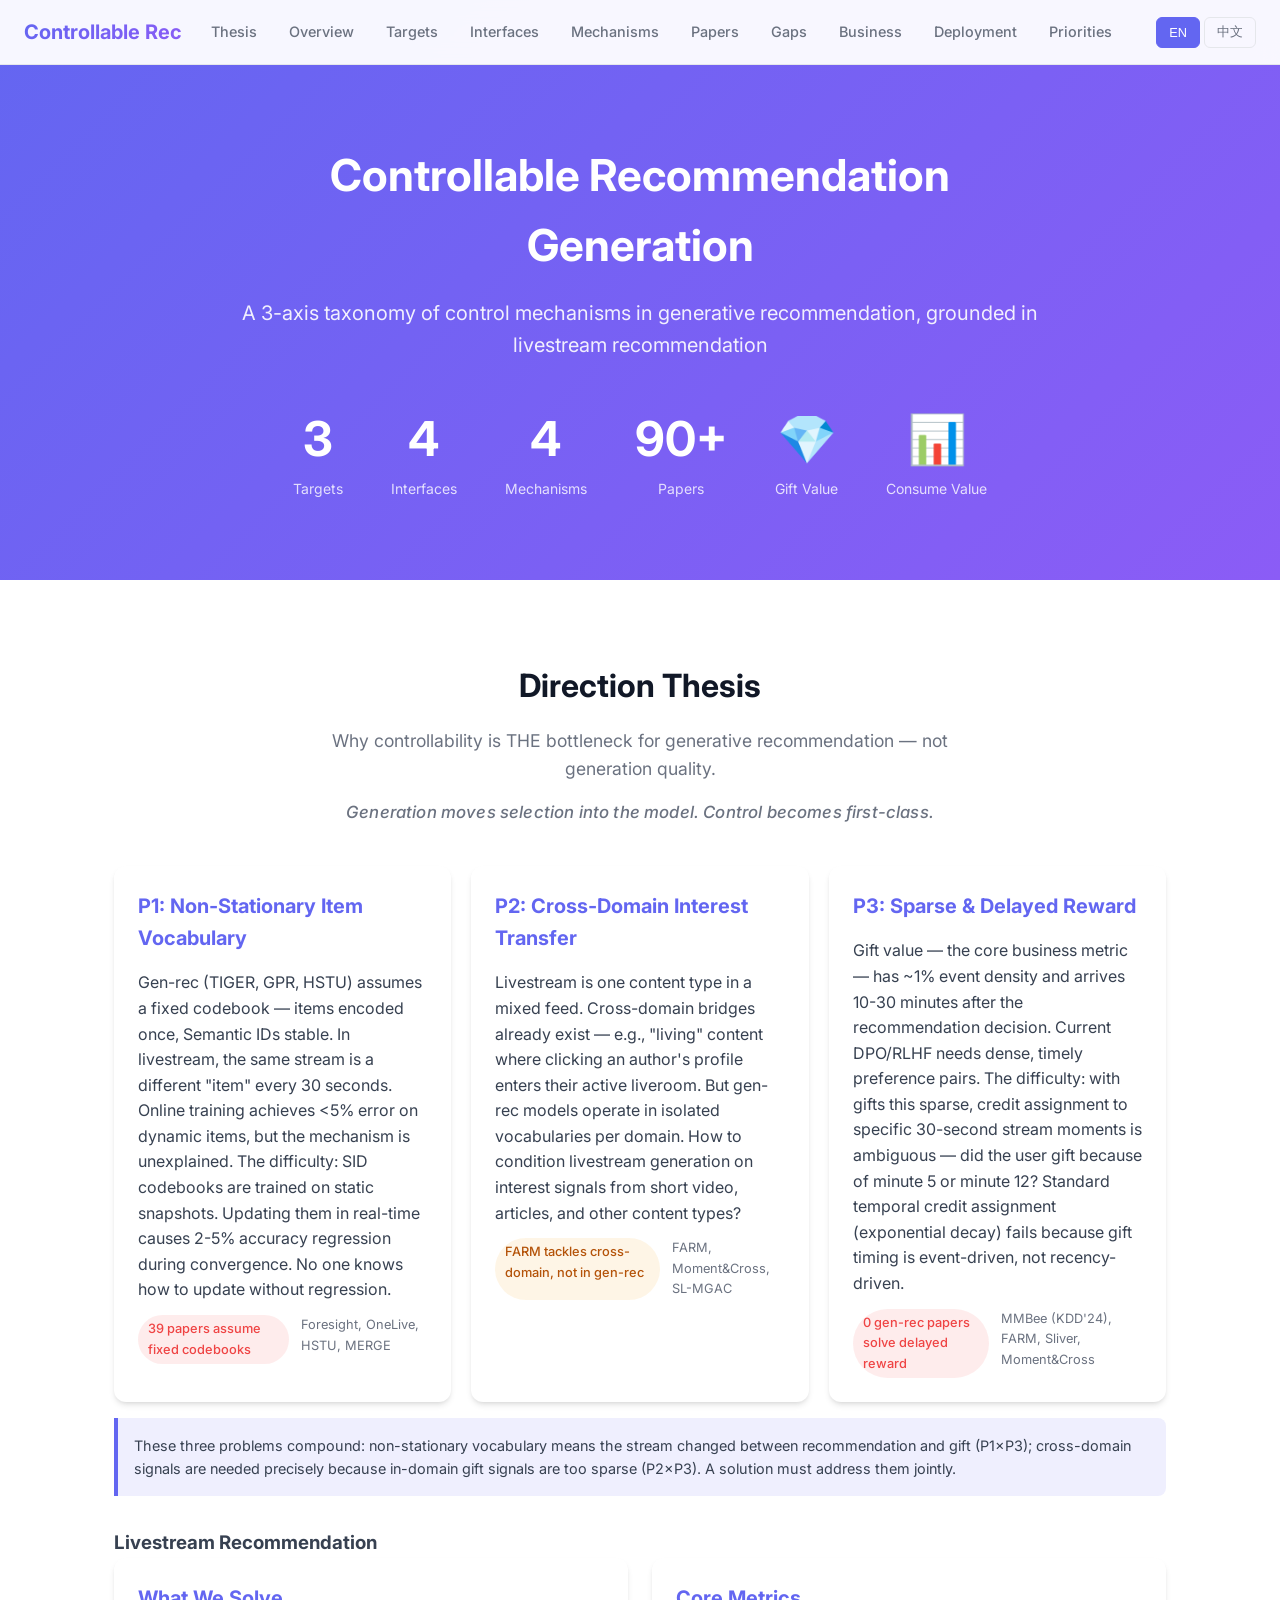
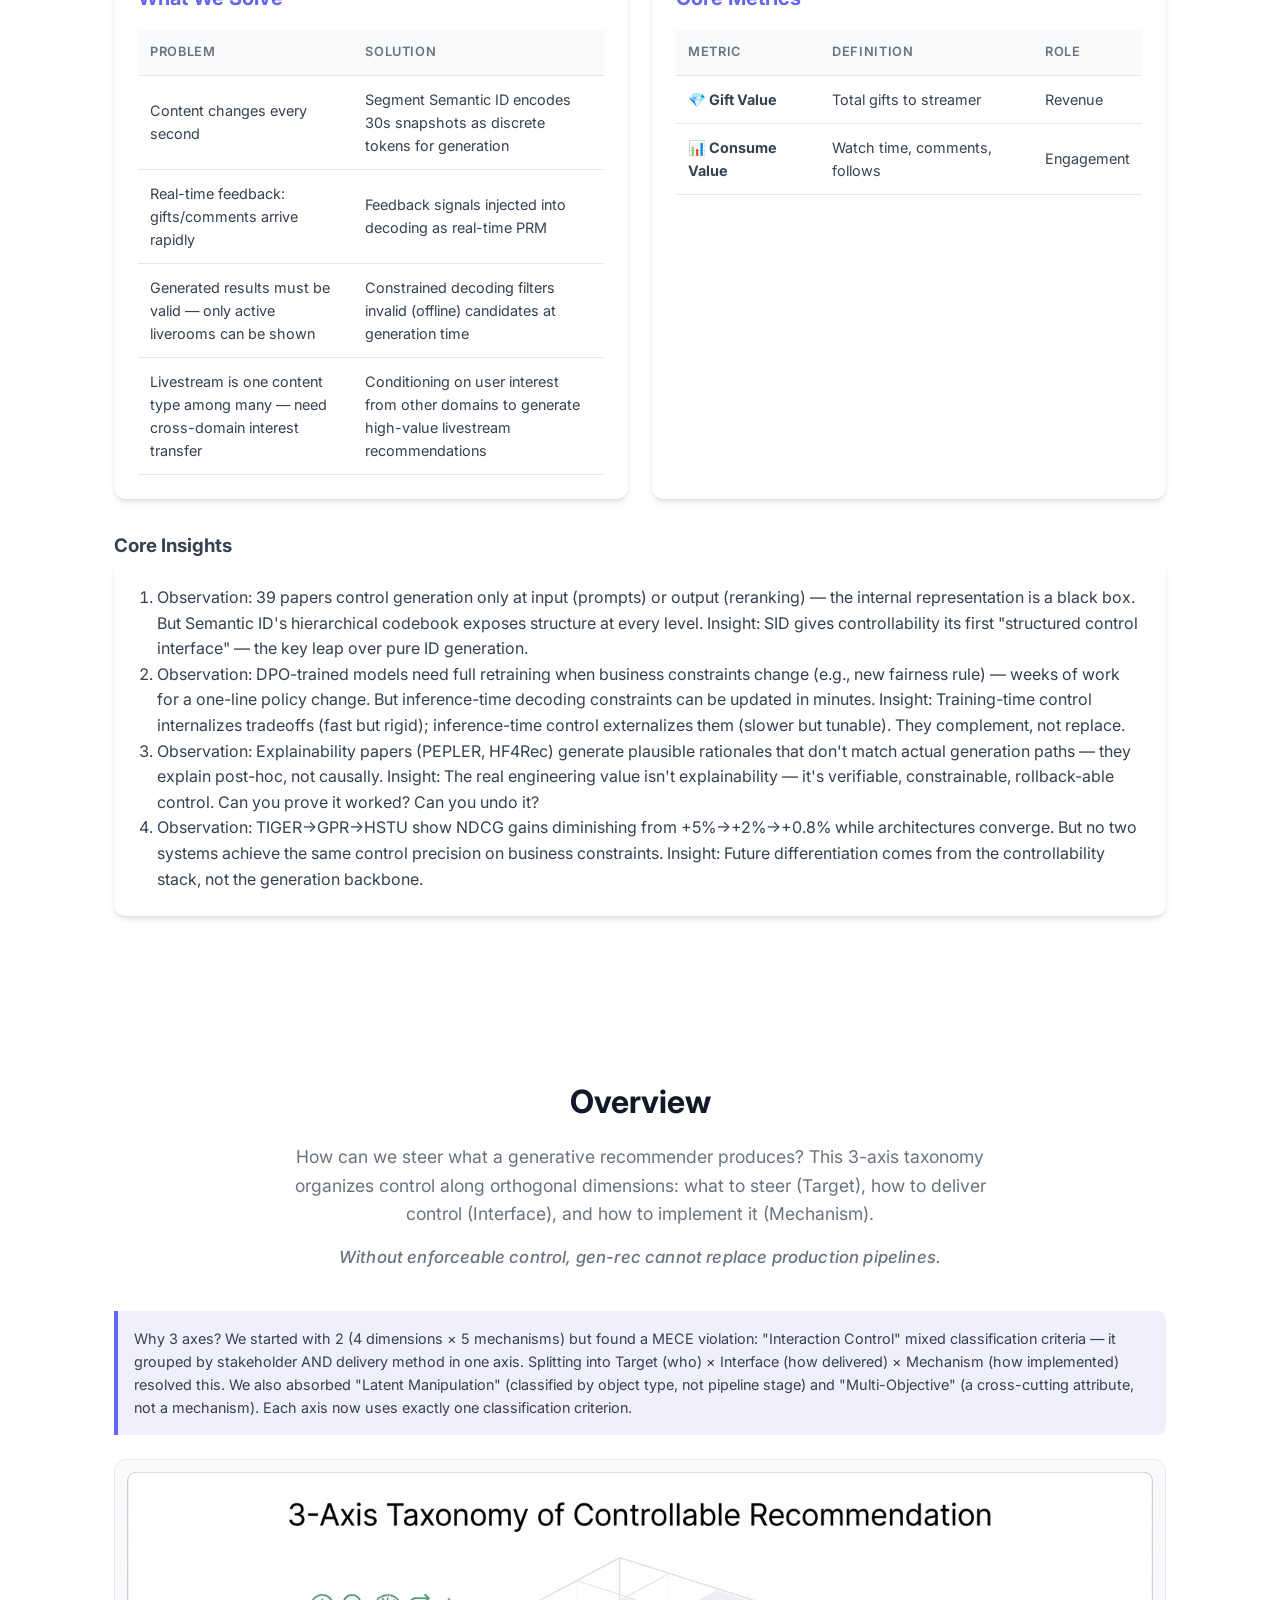
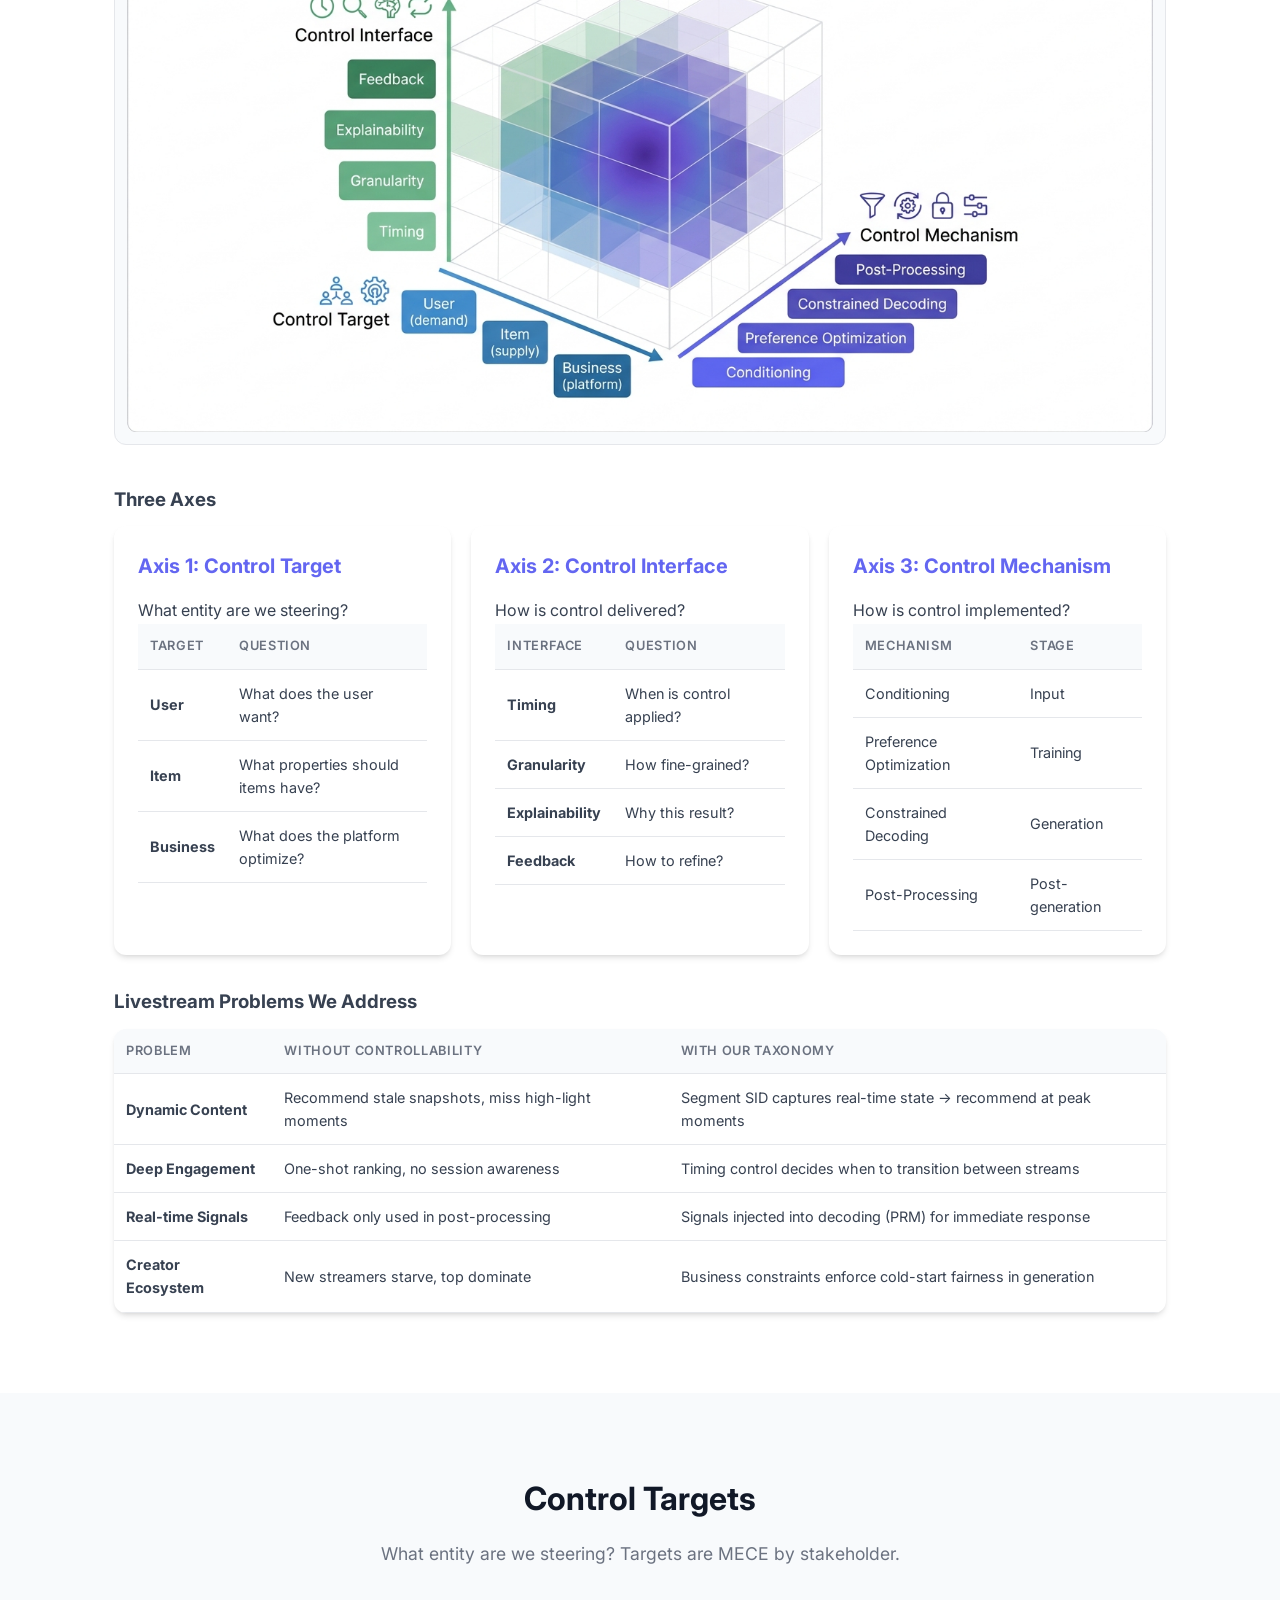
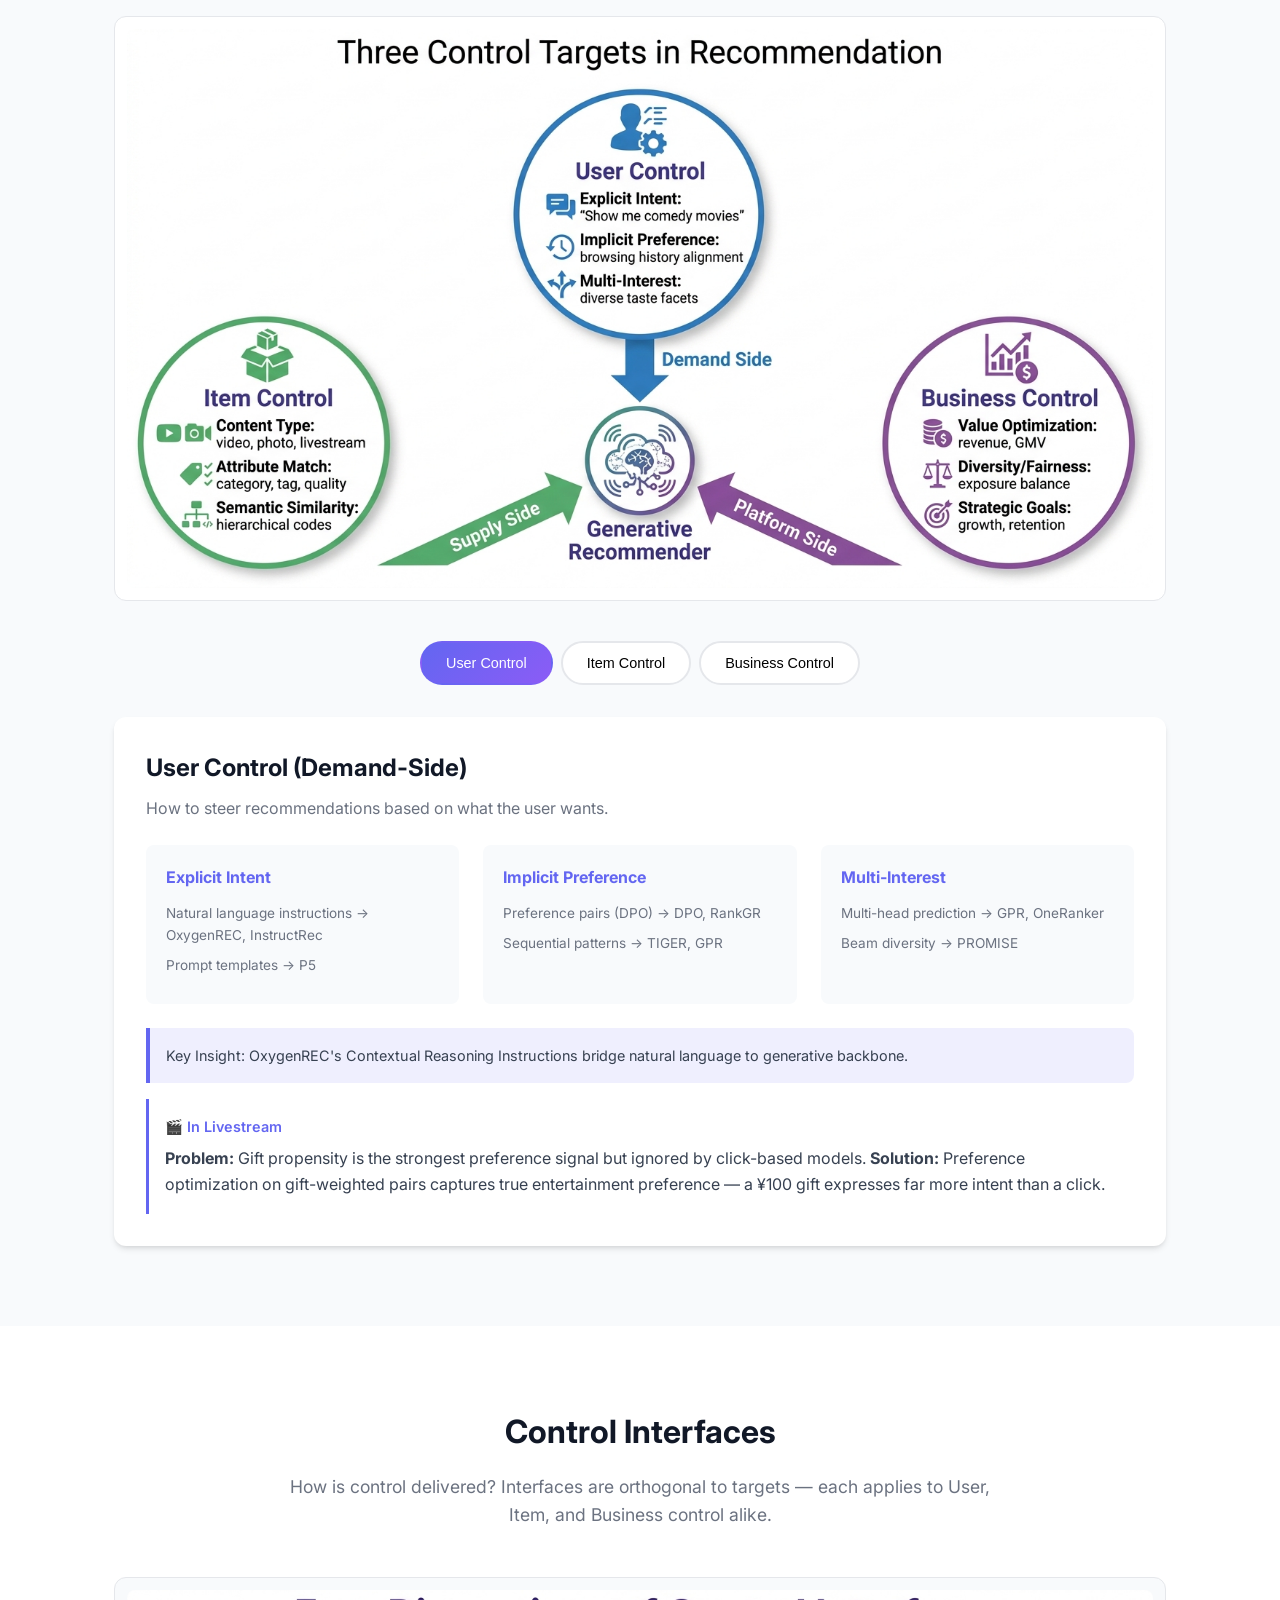
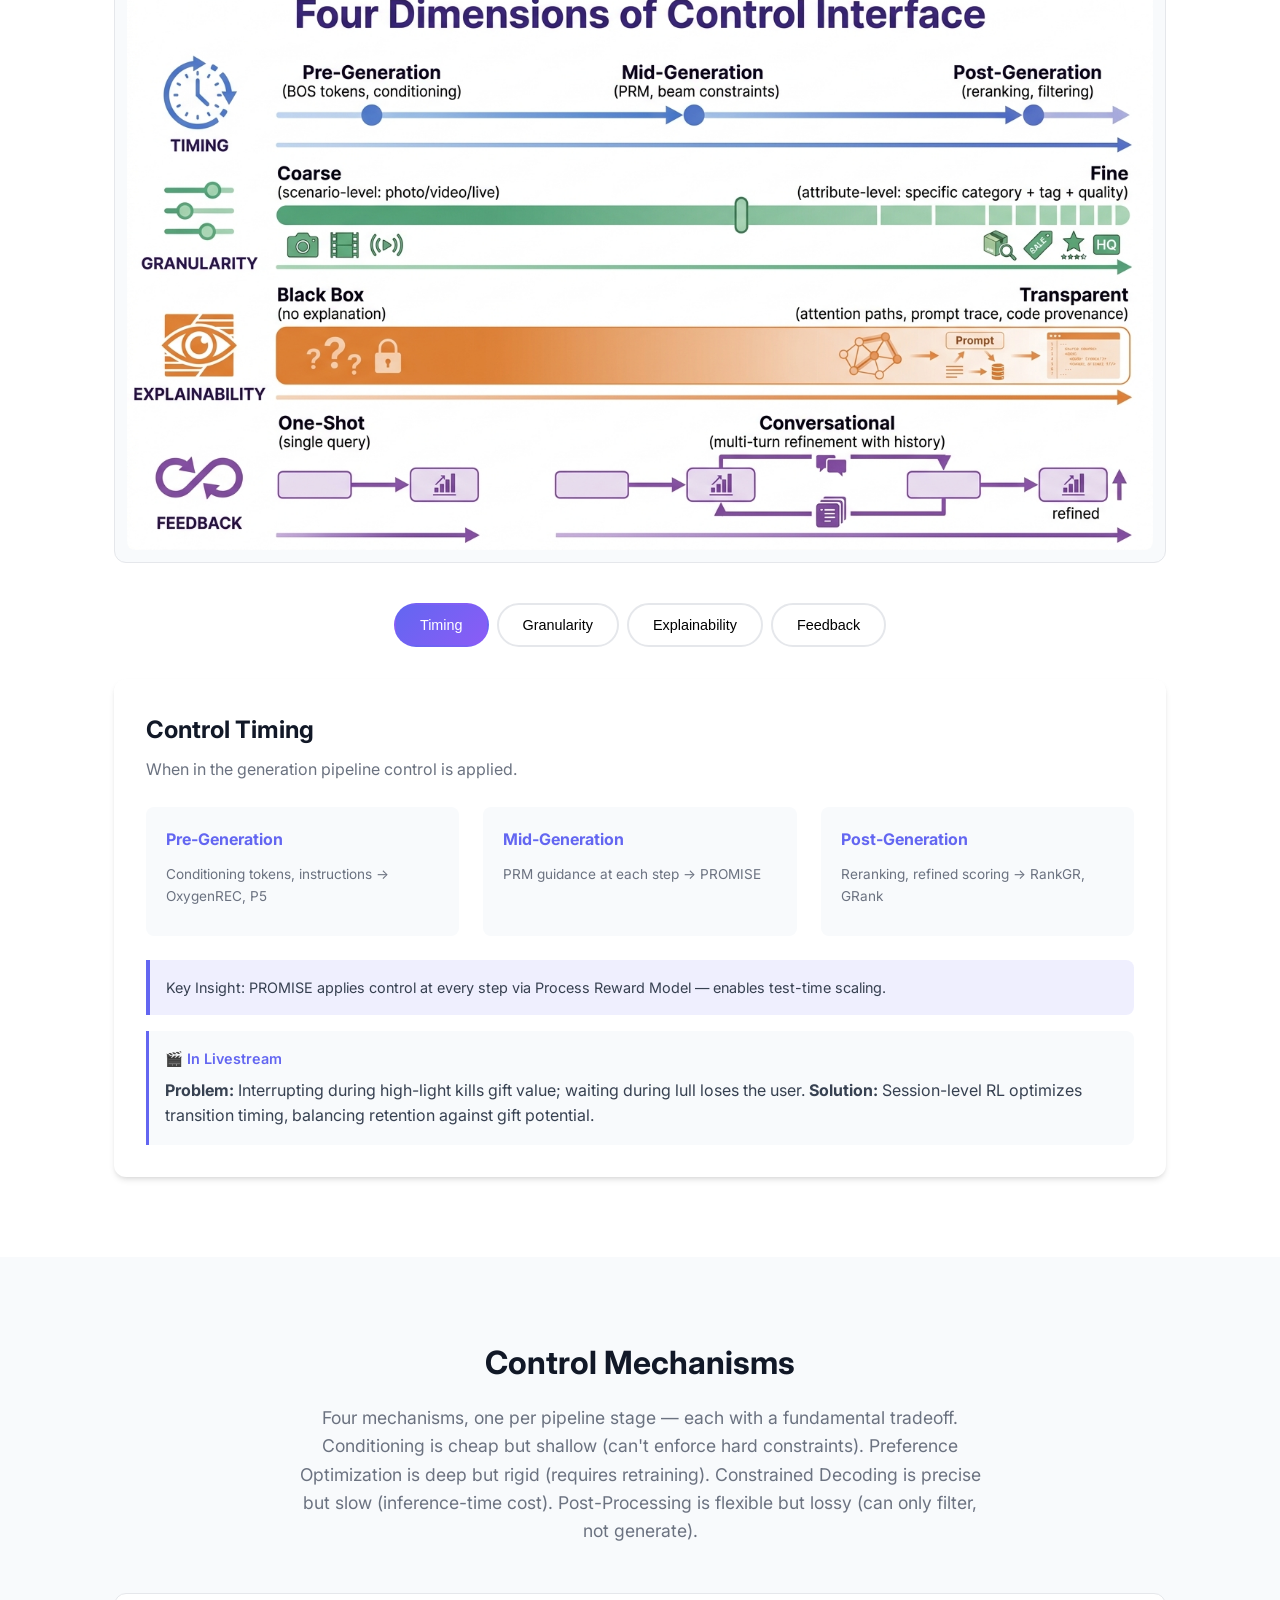
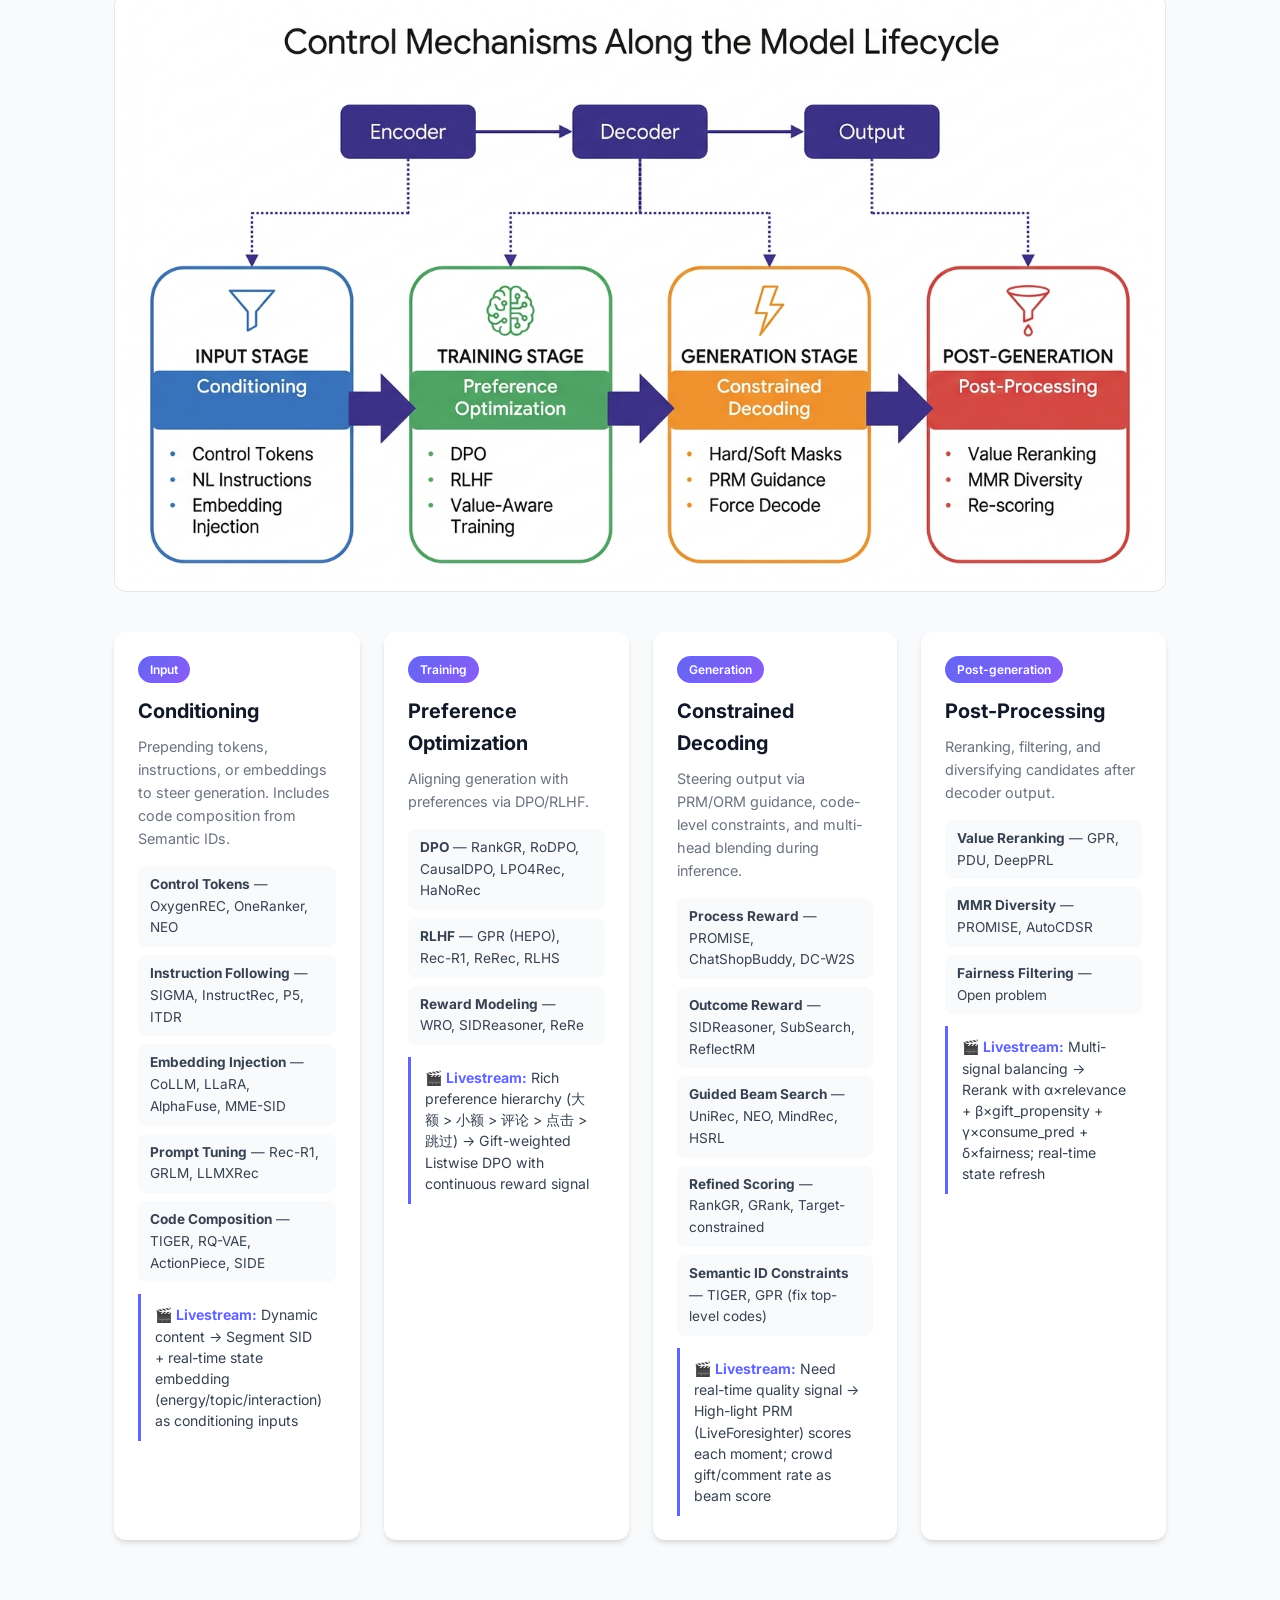
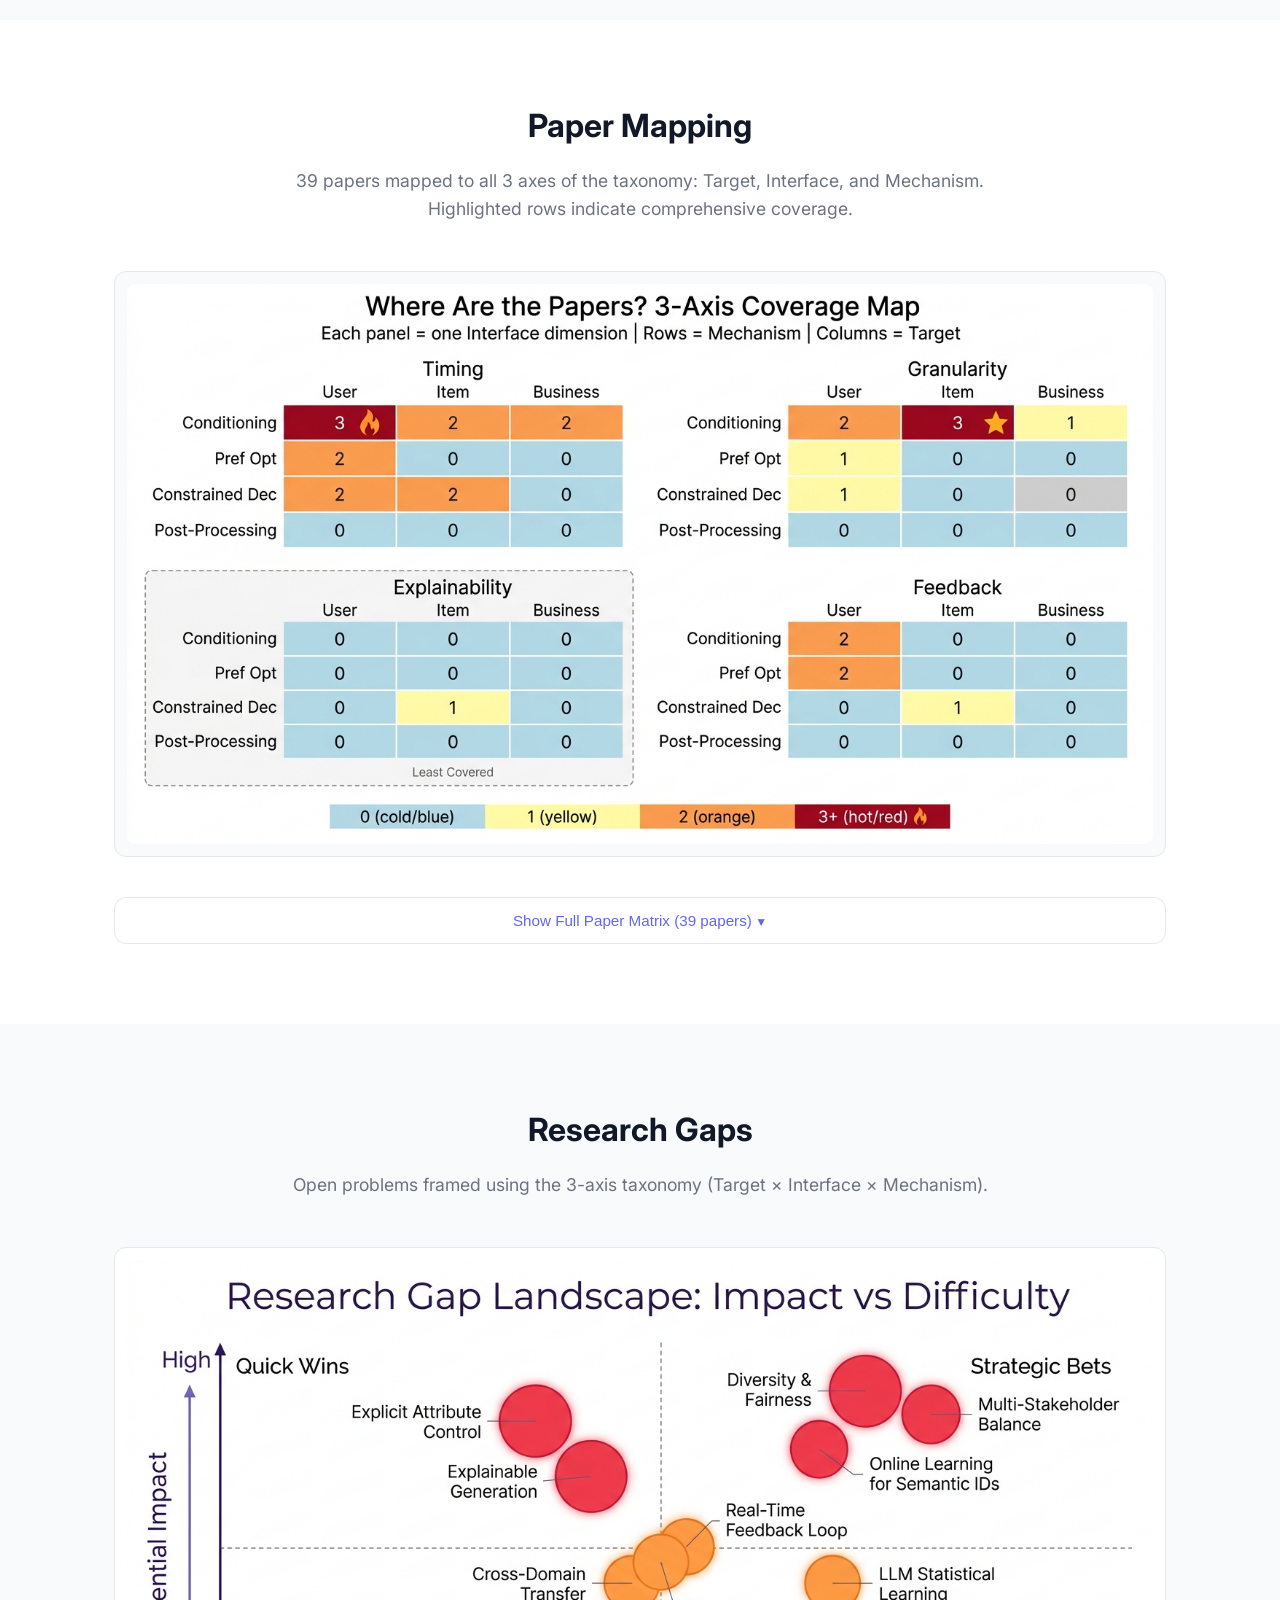
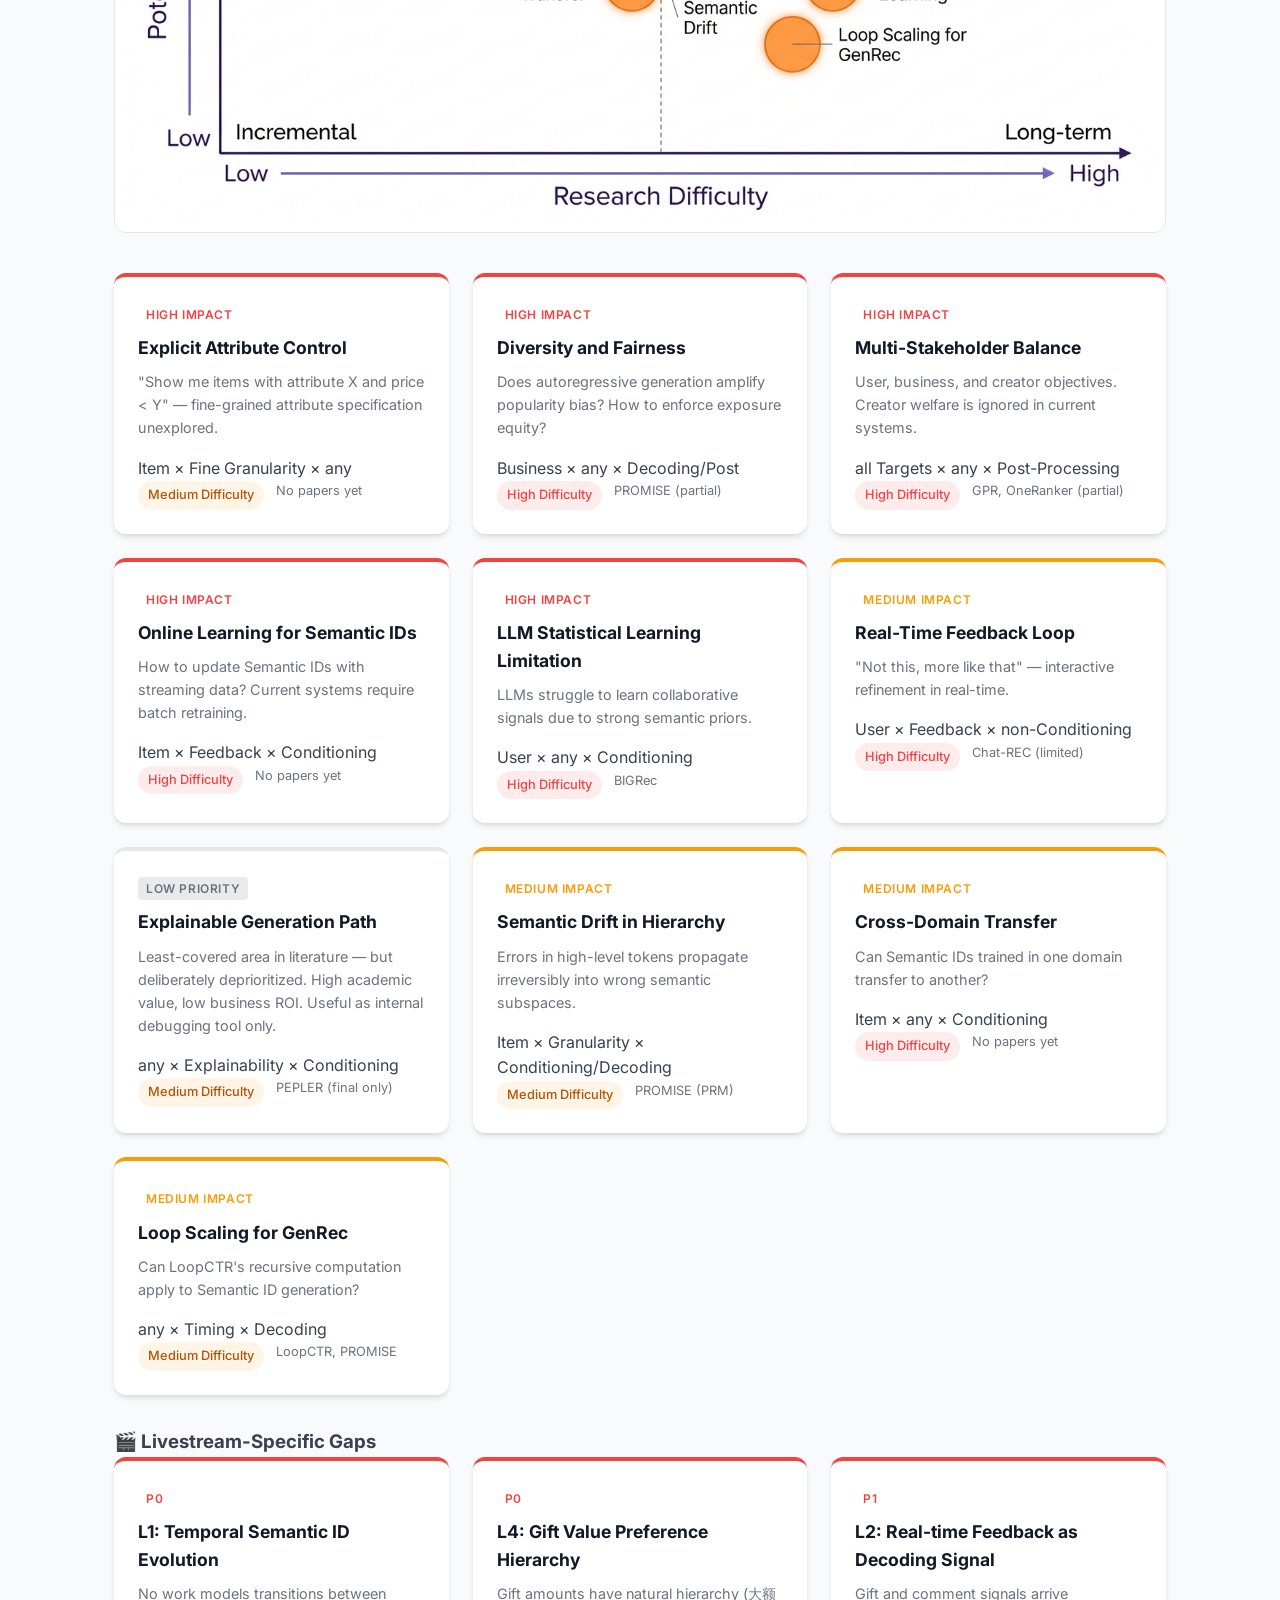
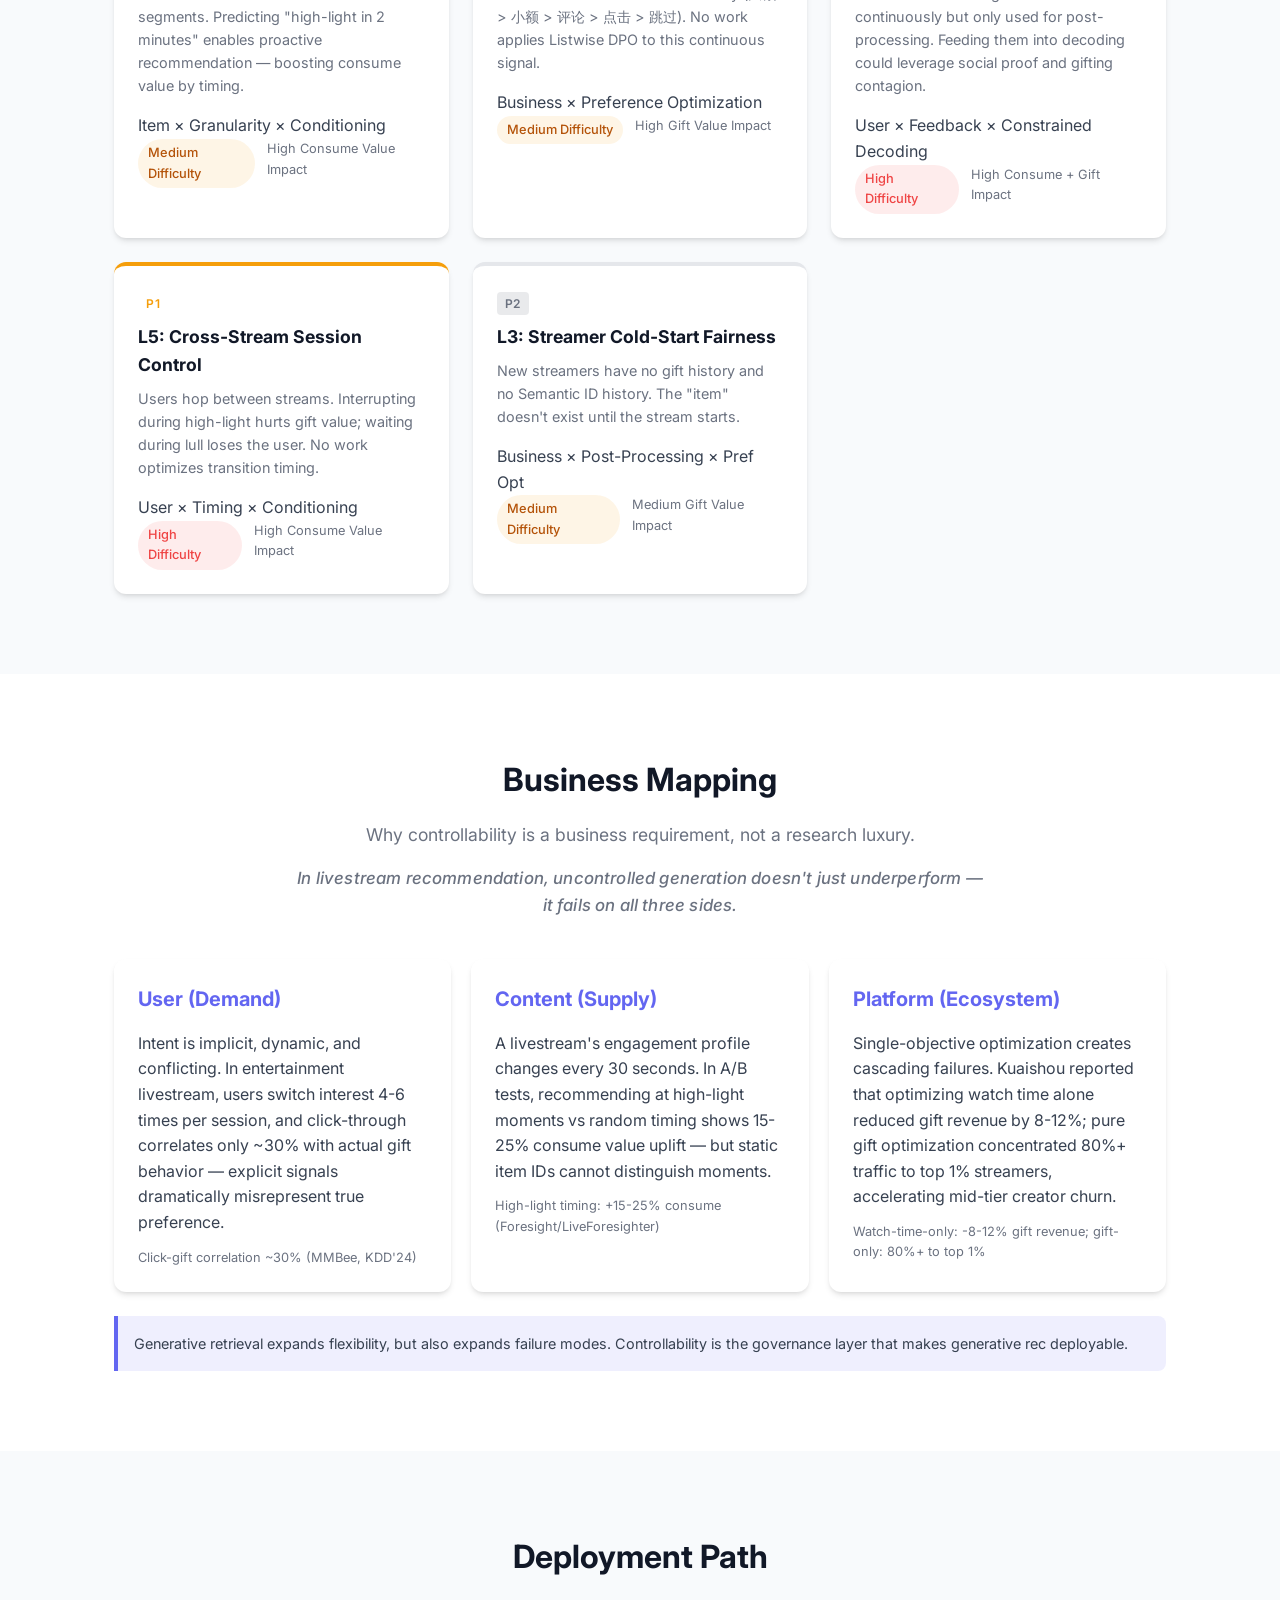
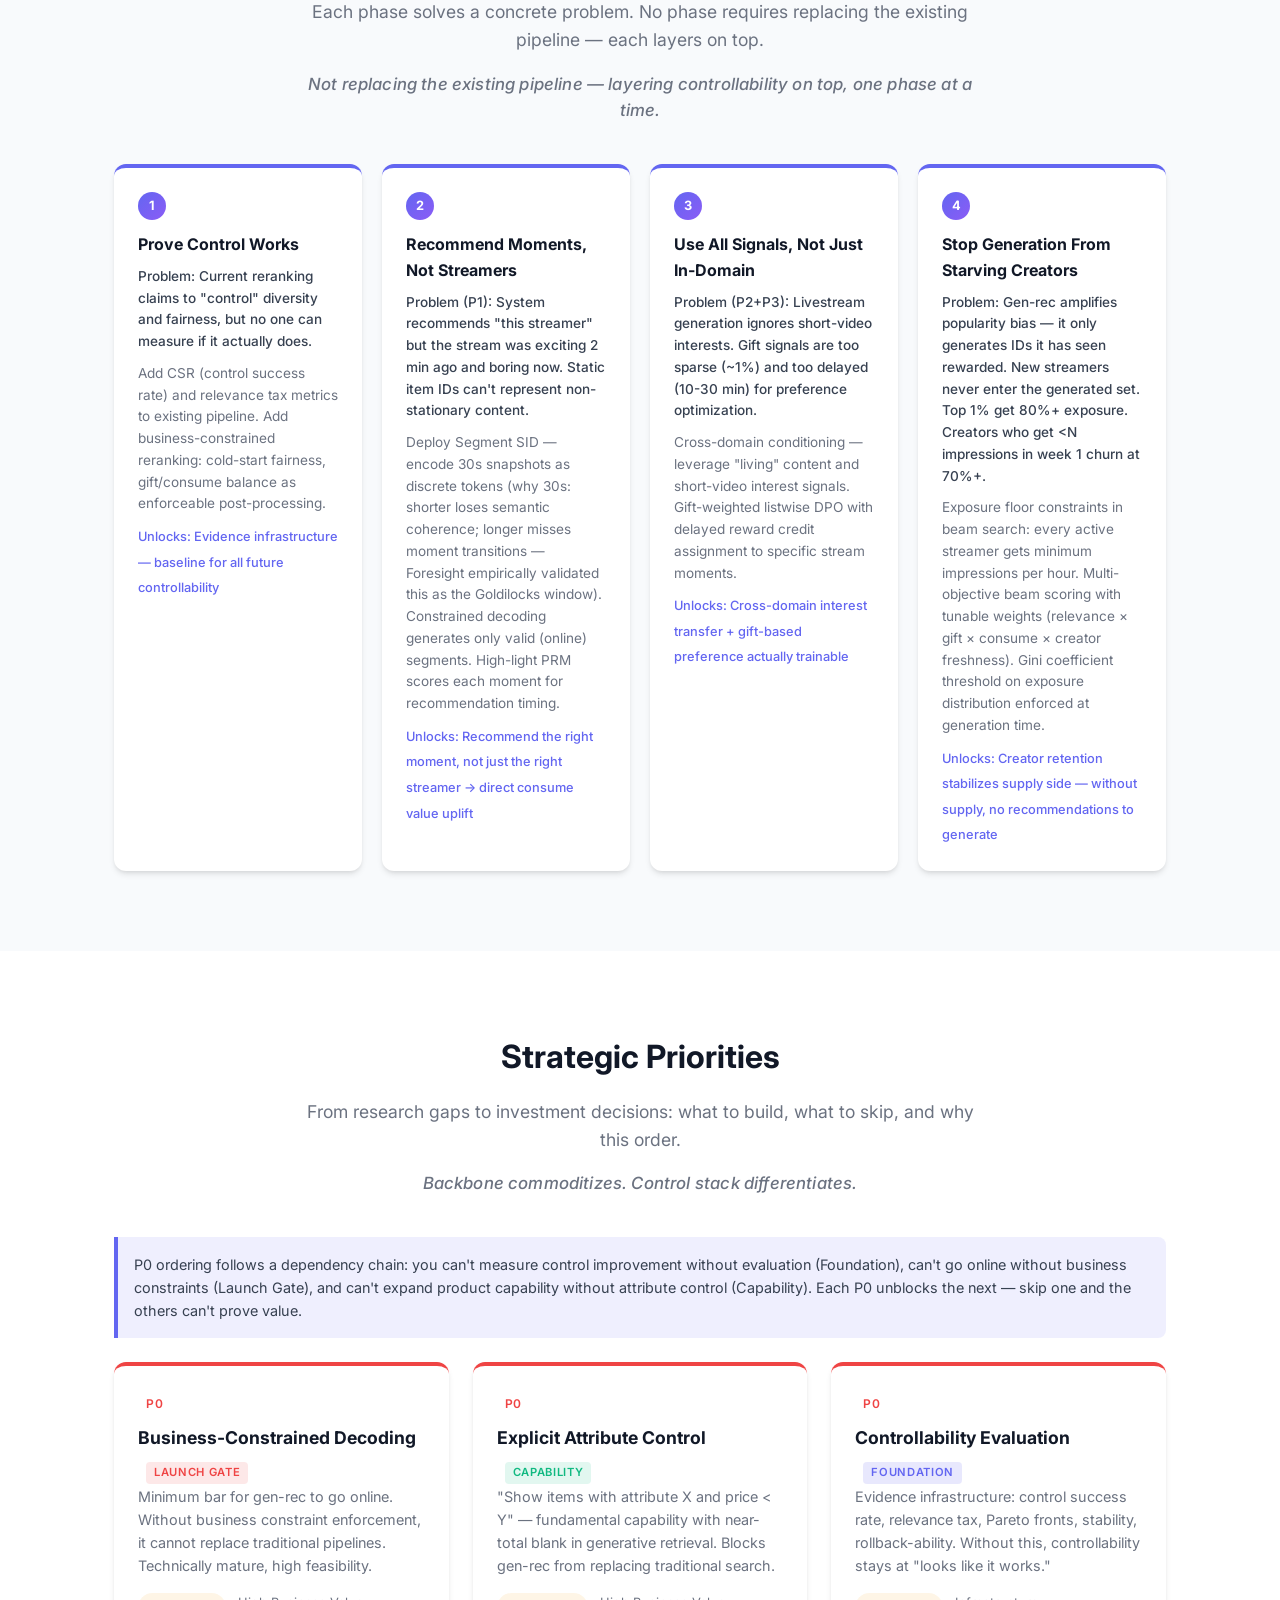
<file: index.html>
<!DOCTYPE html>
<html lang="en">
<head>
    <meta charset="UTF-8">
    <meta name="viewport" content="width=device-width, initial-scale=1.0">
    <title>Controllable Rec - Research Taxonomy</title>
    <link rel="stylesheet" href="styles.css?v=20260428e">
    <link rel="preconnect" href="https://fonts.googleapis.com">
    <link rel="preconnect" href="https://fonts.gstatic.com" crossorigin>
    <link href="https://fonts.googleapis.com/css2?family=Inter:wght@400;500;600;700&display=swap" rel="stylesheet">
</head>
<body>
    <!-- Header: Logo Left -->
    <header class="header header--left">
        <a href="/" class="header__logo">Controllable Rec</a>
        <nav class="header__nav">
            <a href="#thesis" data-i18n="nav.thesis">Thesis</a>
            <a href="#overview" data-i18n="nav.overview">Overview</a>
            <a href="#targets" data-i18n="nav.targets">Targets</a>
            <a href="#interfaces" data-i18n="nav.interfaces">Interfaces</a>
            <a href="#mechanisms" data-i18n="nav.mechanisms">Mechanisms</a>
            <a href="#papers" data-i18n="nav.papers">Papers</a>
            <a href="#gaps" data-i18n="nav.gaps">Gaps</a>
            <a href="#business" data-i18n="nav.business">Business</a>
            <a href="#deployment" data-i18n="nav.deployment">Deployment</a>
            <a href="#priorities" data-i18n="nav.priorities">Priorities</a>
        </nav>
        <div class="lang-switcher">
            <button class="lang-btn active" data-lang="en">EN</button>
            <button class="lang-btn" data-lang="zh">中文</button>
        </div>
        <button class="header__menu" aria-label="Menu">☰</button>
    </header>

    <!-- Hero: Modern gradient with stats -->
    <section class="hero">
        <div class="hero__content">
            <h1 data-i18n="hero.title">Controllable Recommendation Generation</h1>
            <p class="hero__tagline" data-i18n="hero.tagline">A 3-axis taxonomy of control mechanisms in generative recommendation, grounded in livestream recommendation</p>
            <div class="hero__stats">
                <div class="stat">
                    <span class="stat__number">3</span>
                    <span class="stat__label" data-i18n="hero.targets">Targets</span>
                </div>
                <div class="stat">
                    <span class="stat__number">4</span>
                    <span class="stat__label" data-i18n="hero.interfaces">Interfaces</span>
                </div>
                <div class="stat">
                    <span class="stat__number">4</span>
                    <span class="stat__label" data-i18n="hero.mechanisms">Mechanisms</span>
                </div>
                <div class="stat">
                    <span class="stat__number">90+</span>
                    <span class="stat__label" data-i18n="hero.papers">Papers</span>
                </div>
                <div class="stat">
                    <span class="stat__number">💎</span>
                    <span class="stat__label" data-i18n="hero.gift">Gift Value</span>
                </div>
                <div class="stat">
                    <span class="stat__number">📊</span>
                    <span class="stat__label" data-i18n="hero.consume">Consume Value</span>
                </div>
            </div>
        </div>
    </section>

    <main>
        <!-- Thesis Section -->
        <section id="thesis" class="section">
            <div class="container">
                <h2 class="section__title" data-i18n="thesis.title">Direction Thesis</h2>
                <p class="section__intro" data-i18n="thesis.intro">Why controllability is THE bottleneck for generative recommendation — not generation quality.</p>
                <div class="punchline" data-i18n="thesis.punchline">Generation moves selection into the model. Control becomes first-class.</div>

                <div class="overview-row overview-row--three">
                    <div class="card">
                        <h3 data-i18n="thesis.p1_title">P1: Non-Stationary Item Vocabulary</h3>
                        <p data-i18n="thesis.p1_desc">Gen-rec (TIGER, GPR, HSTU) assumes a fixed codebook — items encoded once, Semantic IDs stable. In livestream, the same stream is a different "item" every 30 seconds. Online training achieves &lt;5% error on dynamic items, but the mechanism is unexplained. The difficulty: SID codebooks are trained on static snapshots. Updating them in real-time causes 2-5% accuracy regression during convergence. No one knows how to update without regression.</p>
                        <div class="gap__meta" style="margin-top:12px">
                            <span class="difficulty difficulty--high" data-i18n="thesis.p1_evidence">39 papers assume fixed codebooks</span>
                            <span data-i18n="thesis.p1_refs">Foresight, OneLive, HSTU, MERGE</span>
                        </div>
                    </div>
                    <div class="card">
                        <h3 data-i18n="thesis.p2_title">P2: Cross-Domain Interest Transfer</h3>
                        <p data-i18n="thesis.p2_desc">Livestream is one content type in a mixed feed. Cross-domain bridges already exist — e.g., "living" content where clicking an author's profile enters their active liveroom. But gen-rec models operate in isolated vocabularies per domain. How to condition livestream generation on interest signals from short video, articles, and other content types?</p>
                        <div class="gap__meta" style="margin-top:12px">
                            <span class="difficulty difficulty--medium" data-i18n="thesis.p2_evidence">FARM tackles cross-domain, not in gen-rec</span>
                            <span data-i18n="thesis.p2_refs">FARM, Moment&Cross, SL-MGAC</span>
                        </div>
                    </div>
                    <div class="card">
                        <h3 data-i18n="thesis.p3_title">P3: Sparse &amp; Delayed Reward</h3>
                        <p data-i18n="thesis.p3_desc">Gift value — the core business metric — has ~1% event density and arrives 10-30 minutes after the recommendation decision. Current DPO/RLHF needs dense, timely preference pairs. The difficulty: with gifts this sparse, credit assignment to specific 30-second stream moments is ambiguous — did the user gift because of minute 5 or minute 12? Standard temporal credit assignment (exponential decay) fails because gift timing is event-driven, not recency-driven.</p>
                        <div class="gap__meta" style="margin-top:12px">
                            <span class="difficulty difficulty--high" data-i18n="thesis.p3_evidence">0 gen-rec papers solve delayed reward</span>
                            <span data-i18n="thesis.p3_refs">MMBee (KDD'24), FARM, Sliver, Moment&Cross</span>
                        </div>
                    </div>
                </div>

                <div class="insight" data-i18n="thesis.problems_insight" style="margin-top:16px;margin-bottom:32px">These three problems compound: non-stationary vocabulary means the stream changed between recommendation and gift (P1×P3); cross-domain signals are needed precisely because in-domain gift signals are too sparse (P2×P3). A solution must address them jointly.</div>

                <h3 data-i18n="thesis.scene_title">Livestream Recommendation</h3>
                <div class="cards-grid cards-grid--two">
                    <div class="card">
                        <h3 data-i18n="thesis.solve">What We Solve</h3>
                        <table class="table">
                            <thead><tr><th data-i18n="thesis.problem">Problem</th><th data-i18n="thesis.solution">Solution</th></tr></thead>
                            <tbody>
                                <tr><td data-i18n="thesis.s_p1">Content changes every second</td><td data-i18n="thesis.s_s1">Segment Semantic ID encodes 30s snapshots as discrete tokens for generation</td></tr>
                                <tr><td data-i18n="thesis.s_p2">Real-time feedback: gifts/comments arrive rapidly</td><td data-i18n="thesis.s_s2">Feedback signals injected into decoding as real-time PRM</td></tr>
                                <tr><td data-i18n="thesis.s_p3">Generated results must be valid — only active liverooms can be shown</td><td data-i18n="thesis.s_s3">Constrained decoding filters invalid (offline) candidates at generation time</td></tr>
                                <tr><td data-i18n="thesis.s_p4">Livestream is one content type among many — need cross-domain interest transfer</td><td data-i18n="thesis.s_s4">Conditioning on user interest from other domains to generate high-value livestream recommendations</td></tr>
                            </tbody>
                        </table>
                    </div>
                    <div class="card">
                        <h3 data-i18n="thesis.metrics">Core Metrics</h3>
                        <table class="table">
                            <thead><tr><th data-i18n="thesis.metric">Metric</th><th data-i18n="thesis.def">Definition</th><th data-i18n="thesis.role">Role</th></tr></thead>
                            <tbody>
                                <tr><td><strong data-i18n="thesis.gift_val">💎 Gift Value</strong></td><td data-i18n="thesis.gift_def">Total gifts to streamer</td><td data-i18n="thesis.gift_role">Revenue</td></tr>
                                <tr><td><strong data-i18n="thesis.consume_val">📊 Consume Value</strong></td><td data-i18n="thesis.consume_def">Watch time, comments, follows</td><td data-i18n="thesis.consume_role">Engagement</td></tr>
                            </tbody>
                        </table>
                    </div>
                </div>

                <h3 style="margin-top:2rem" data-i18n="thesis.insights_title">Core Insights</h3>
                <div class="cards-grid cards-grid--one">
                    <div class="card">
                        <ol style="margin:0;padding-left:1.2em">
                            <li data-i18n="thesis.i1">Observation: 39 papers control generation only at input (prompts) or output (reranking) — the internal representation is a black box. But Semantic ID's hierarchical codebook exposes structure at every level. Insight: SID gives controllability its first "structured control interface" — the key leap over pure ID generation.</li>
                            <li data-i18n="thesis.i2">Observation: DPO-trained models need full retraining when business constraints change (e.g., new fairness rule) — weeks of work for a one-line policy change. But inference-time decoding constraints can be updated in minutes. Insight: Training-time control internalizes tradeoffs (fast but rigid); inference-time control externalizes them (slower but tunable). They complement, not replace.</li>
                            <li data-i18n="thesis.i3">Observation: Explainability papers (PEPLER, HF4Rec) generate plausible rationales that don't match actual generation paths — they explain post-hoc, not causally. Insight: The real engineering value isn't explainability — it's verifiable, constrainable, rollback-able control. Can you prove it worked? Can you undo it?</li>
                            <li data-i18n="thesis.i4">Observation: TIGER→GPR→HSTU show NDCG gains diminishing from +5%→+2%→+0.8% while architectures converge. But no two systems achieve the same control precision on business constraints. Insight: Future differentiation comes from the controllability stack, not the generation backbone.</li>
                        </ol>
                    </div>
                </div>
            </div>
        </section>

        <!-- Overview Section -->
        <section id="overview" class="section">
            <div class="container">
                <h2 class="section__title" data-i18n="overview.title">Overview</h2>
                <p class="section__intro" data-i18n="overview.intro">How can we steer what a generative recommender produces? This 3-axis taxonomy organizes control along orthogonal dimensions: what to steer (Target), how to deliver control (Interface), and how to implement it (Mechanism).</p>
                <div class="punchline" data-i18n="overview.punchline">Without enforceable control, gen-rec cannot replace production pipelines.</div>

                <div class="insight" data-i18n="overview.design_rationale" style="margin-bottom:24px">Why 3 axes? We started with 2 (4 dimensions × 5 mechanisms) but found a MECE violation: "Interaction Control" mixed classification criteria — it grouped by stakeholder AND delivery method in one axis. Splitting into Target (who) × Interface (how delivered) × Mechanism (how implemented) resolved this. We also absorbed "Latent Manipulation" (classified by object type, not pipeline stage) and "Multi-Objective" (a cross-cutting attribute, not a mechanism). Each axis now uses exactly one classification criterion.</div>

                <div class="section__image">
                    <img src="images/taxonomy-cube.png" alt="3-Axis Taxonomy of Controllable Recommendation" loading="lazy">
                </div>

                <h3 style="margin-bottom:12px" data-i18n="overview.axes_heading">Three Axes</h3>
                <div class="overview-row overview-row--three">
                    <div class="card">
                        <h3 data-i18n="overview.targets">Axis 1: Control Target</h3>
                        <p class="card__subtitle" data-i18n="overview.targets_q">What entity are we steering?</p>
                        <table class="table">
                            <thead>
                                <tr><th data-i18n="overview.target">Target</th><th data-i18n="overview.question">Question</th></tr>
                            </thead>
                            <tbody>
                                <tr><td><strong data-i18n="target.user">User</strong></td><td data-i18n="target.user_q">What does the user want?</td></tr>
                                <tr><td><strong data-i18n="target.item">Item</strong></td><td data-i18n="target.item_q">What properties should items have?</td></tr>
                                <tr><td><strong data-i18n="target.business">Business</strong></td><td data-i18n="target.business_q">What does the platform optimize?</td></tr>
                            </tbody>
                        </table>
                    </div>
                    <div class="card">
                        <h3 data-i18n="overview.interfaces">Axis 2: Control Interface</h3>
                        <p class="card__subtitle" data-i18n="overview.interfaces_q">How is control delivered?</p>
                        <table class="table">
                            <thead>
                                <tr><th data-i18n="overview.interface">Interface</th><th data-i18n="overview.question">Question</th></tr>
                            </thead>
                            <tbody>
                                <tr><td><strong data-i18n="iface.timing">Timing</strong></td><td data-i18n="iface.timing_q">When is control applied?</td></tr>
                                <tr><td><strong data-i18n="iface.granularity">Granularity</strong></td><td data-i18n="iface.granularity_q">How fine-grained?</td></tr>
                                <tr><td><strong data-i18n="iface.explain">Explainability</strong></td><td data-i18n="iface.explain_q">Why this result?</td></tr>
                                <tr><td><strong data-i18n="iface.feedback">Feedback</strong></td><td data-i18n="iface.feedback_q">How to refine?</td></tr>
                            </tbody>
                        </table>
                    </div>
                    <div class="card">
                        <h3 data-i18n="overview.mechanisms">Axis 3: Control Mechanism</h3>
                        <p class="card__subtitle" data-i18n="overview.mechanisms_q">How is control implemented?</p>
                        <table class="table">
                            <thead>
                                <tr><th data-i18n="overview.mechanism">Mechanism</th><th data-i18n="overview.stage">Stage</th></tr>
                            </thead>
                            <tbody>
                                <tr><td data-i18n="mech.conditioning">Conditioning</td><td data-i18n="stage.input">Input</td></tr>
                                <tr><td data-i18n="mech.preference">Preference Optimization</td><td data-i18n="stage.training">Training</td></tr>
                                <tr><td data-i18n="mech.decoding">Constrained Decoding</td><td data-i18n="stage.generation">Generation</td></tr>
                                <tr><td data-i18n="mech.post">Post-Processing</td><td data-i18n="stage.post">Post-generation</td></tr>
                            </tbody>
                        </table>
                    </div>
                </div>

                <h3 style="margin-top:2rem;margin-bottom:12px" data-i18n="overview.live_heading">Livestream Problems We Address</h3>
                <div class="table-wrapper">
                    <table class="table">
                        <thead>
                            <tr><th data-i18n="overview.property">Problem</th><th data-i18n="overview.static_rec">Without Controllability</th><th data-i18n="overview.live_rec">With Our Taxonomy</th></tr>
                        </thead>
                        <tbody>
                            <tr><td><strong data-i18n="overview.dynamic">Dynamic Content</strong></td><td data-i18n="overview.dynamic_s">Recommend stale snapshots, miss high-light moments</td><td data-i18n="overview.dynamic_l">Segment SID captures real-time state → recommend at peak moments</td></tr>
                            <tr><td><strong data-i18n="overview.engage">Deep Engagement</strong></td><td data-i18n="overview.engage_s">One-shot ranking, no session awareness</td><td data-i18n="overview.engage_l">Timing control decides when to transition between streams</td></tr>
                            <tr><td><strong data-i18n="overview.realtime">Real-time Signals</strong></td><td data-i18n="overview.realtime_s">Feedback only used in post-processing</td><td data-i18n="overview.realtime_l">Signals injected into decoding (PRM) for immediate response</td></tr>
                            <tr><td><strong data-i18n="overview.creator">Creator Ecosystem</strong></td><td data-i18n="overview.creator_s">New streamers starve, top dominate</td><td data-i18n="overview.creator_l">Business constraints enforce cold-start fairness in generation</td></tr>
                        </tbody>
                    </table>
                </div>

            </div>
        </section>
        <section id="targets" class="section section--alt">
            <div class="container">
                <h2 class="section__title" data-i18n="targets.title">Control Targets</h2>
                <p class="section__intro" data-i18n="targets.intro">What entity are we steering? Targets are MECE by stakeholder.</p>

                <div class="section__image">
                    <img src="images/target-stakeholders.png" alt="Three Control Targets: User, Item, Business" loading="lazy">
                </div>

                <div class="tabs">
                    <button class="tab active" data-tab="user" data-i18n="targets.user_tab">User Control</button>
                    <button class="tab" data-tab="item" data-i18n="targets.item_tab">Item Control</button>
                    <button class="tab" data-tab="business" data-i18n="targets.business_tab">Business Control</button>
                </div>

                <div class="tab-panel active" id="panel-user">
                    <div class="dimension">
                        <h3 data-i18n="targets.user_title">User Control (Demand-Side)</h3>
                        <p data-i18n="targets.user_desc">How to steer recommendations based on what the user wants.</p>
                        <div class="subdim-grid">
                            <div class="subdim">
                                <h4 data-i18n="user.explicit">Explicit Intent</h4>
                                <p data-i18n="user.explicit_1">Natural language instructions → OxygenREC, InstructRec</p>
                                <p data-i18n="user.explicit_2">Prompt templates → P5</p>
                            </div>
                            <div class="subdim">
                                <h4 data-i18n="user.implicit">Implicit Preference</h4>
                                <p data-i18n="user.implicit_1">Preference pairs (DPO) → DPO, RankGR</p>
                                <p data-i18n="user.implicit_2">Sequential patterns → TIGER, GPR</p>
                            </div>
                            <div class="subdim">
                                <h4 data-i18n="user.multi">Multi-Interest</h4>
                                <p data-i18n="user.multi_1">Multi-head prediction → GPR, OneRanker</p>
                                <p data-i18n="user.multi_2">Beam diversity → PROMISE</p>
                            </div>
                        </div>
                        <div class="insight" data-i18n="user.insight">Key Insight: OxygenREC's Contextual Reasoning Instructions bridge natural language to generative backbone.</div>
                        <div class="livestream-mapping">
                            <h4 data-i18n="ls.user_title">🎬 In Livestream</h4>
                            <p data-i18n="ls.user_desc"><strong>Problem:</strong> Gift propensity is the strongest preference signal but ignored by click-based models. <strong>Solution:</strong> Preference optimization on gift-weighted pairs captures true entertainment preference — a ¥100 gift expresses far more intent than a click.</p>
                        </div>
                    </div>
                </div>

                <div class="tab-panel" id="panel-item">
                    <div class="dimension">
                        <h3 data-i18n="targets.item_title">Item Control (Supply-Side)</h3>
                        <p data-i18n="targets.item_desc">How to steer recommendations based on item properties.</p>
                        <div class="subdim-grid">
                            <div class="subdim">
                                <h4 data-i18n="item.semantic">Semantic Similarity</h4>
                                <p data-i18n="item.semantic_1">Hierarchical Semantic IDs → TIGER, GPR</p>
                                <p data-i18n="item.semantic_2">Context-aware tokenization → ActionPiece</p>
                            </div>
                            <div class="subdim">
                                <h4 data-i18n="item.attribute">Attribute Match</h4>
                                <p data-i18n="item.attribute_1">Constrained decoding → GRank</p>
                                <p class="gap" data-i18n="item.attribute_gap">Gap: Explicit attribute control unexplored</p>
                            </div>
                        </div>
                        <div class="insight" data-i18n="item.insight">Key Insight: Semantic ID hierarchy enables coarse-to-fine control.</div>
                        <div class="livestream-mapping">
                            <h4 data-i18n="ls.item_title">🎬 In Livestream</h4>
                            <p data-i18n="ls.item_desc"><strong>Problem:</strong> A livestream is not one item — it evolves every 30s. <strong>Solution:</strong> Foresight Semantic ID encodes each segment; controlling WHEN to recommend (at high-light) directly boosts gift + consume value.</p>
                        </div>
                    </div>
                </div>

                <div class="tab-panel" id="panel-business">
                    <div class="dimension">
                        <h3 data-i18n="targets.business_title">Business Control (Platform-Side)</h3>
                        <p data-i18n="targets.business_desc">How to steer recommendations for platform objectives.</p>
                        <div class="subdim-grid">
                            <div class="subdim">
                                <h4 data-i18n="biz.value">Value Optimization</h4>
                                <p data-i18n="biz.value_1">Value-aware fine-tuning → GPR</p>
                                <p data-i18n="biz.value_2">Task decoupling → OneRanker</p>
                                <p data-i18n="biz.value_3">Hierarchical DPO → RankGR</p>
                            </div>
                            <div class="subdim">
                                <h4 data-i18n="biz.diversity">Diversity/Fairness</h4>
                                <p data-i18n="biz.diversity_1">Beam diversity → PROMISE</p>
                                <p class="gap" data-i18n="biz.diversity_gap">Gap: Fairness in GR is underexplored</p>
                            </div>
                        </div>
                        <div class="insight" data-i18n="biz.insight">Key Insight: OneRanker separates interest from value optimization via task tokens.</div>
                        <div class="livestream-mapping">
                            <h4 data-i18n="ls.biz_title">🎬 In Livestream</h4>
                            <p data-i18n="ls.biz_desc"><strong>Problem:</strong> Streamers who get no exposure quit — unlike products that stay in inventory. <strong>Solution:</strong> Business-constrained decoding enforces cold-start fairness during generation, not just post-hoc reranking.</p>
                        </div>
                    </div>
                </div>
            </div>
        </section>

        <!-- Control Interfaces Section (NEW) -->
        <section id="interfaces" class="section">
            <div class="container">
                <h2 class="section__title" data-i18n="interfaces.title">Control Interfaces</h2>
                <p class="section__intro" data-i18n="interfaces.intro">How is control delivered? Interfaces are orthogonal to targets — each applies to User, Item, and Business control alike.</p>

                <div class="section__image">
                    <img src="images/interface-spectrum.png" alt="Four Dimensions of Control Interface" loading="lazy">
                </div>

                <div class="tabs">
                    <button class="tab active" data-tab="timing" data-i18n="interfaces.timing_tab">Timing</button>
                    <button class="tab" data-tab="granularity" data-i18n="interfaces.granularity_tab">Granularity</button>
                    <button class="tab" data-tab="explainability" data-i18n="interfaces.explainability_tab">Explainability</button>
                    <button class="tab" data-tab="feedback" data-i18n="interfaces.feedback_tab">Feedback</button>
                </div>

                <div class="tab-panel active" id="panel-timing">
                    <div class="dimension">
                        <h3 data-i18n="interfaces.timing_title">Control Timing</h3>
                        <p data-i18n="interfaces.timing_desc">When in the generation pipeline control is applied.</p>
                        <div class="subdim-grid">
                            <div class="subdim">
                                <h4 data-i18n="timing.pre">Pre-Generation</h4>
                                <p data-i18n="timing.pre_1">Conditioning tokens, instructions → OxygenREC, P5</p>
                            </div>
                            <div class="subdim">
                                <h4 data-i18n="timing.mid">Mid-Generation</h4>
                                <p data-i18n="timing.mid_1">PRM guidance at each step → PROMISE</p>
                            </div>
                            <div class="subdim">
                                <h4 data-i18n="timing.post">Post-Generation</h4>
                                <p data-i18n="timing.post_1">Reranking, refined scoring → RankGR, GRank</p>
                            </div>
                        </div>
                        <div class="insight" data-i18n="timing.insight">Key Insight: PROMISE applies control at every step via Process Reward Model — enables test-time scaling.</div>
                        <div class="livestream-mapping">
                            <h4 data-i18n="ls.timing_title">🎬 In Livestream</h4>
                            <p data-i18n="ls.timing_desc"><strong>Problem:</strong> Interrupting during high-light kills gift value; waiting during lull loses the user. <strong>Solution:</strong> Session-level RL optimizes transition timing, balancing retention against gift potential.</p>
                        </div>
                    </div>
                </div>

                <div class="tab-panel" id="panel-granularity">
                    <div class="dimension">
                        <h3 data-i18n="interfaces.granularity_title">Control Granularity</h3>
                        <p data-i18n="interfaces.granularity_desc">How fine-grained the control resolution is.</p>
                        <div class="subdim-grid">
                            <div class="subdim">
                                <h4 data-i18n="gran.coarse">Coarse</h4>
                                <p data-i18n="gran.coarse_1">Category, scenario → OxygenREC scenario tokens</p>
                            </div>
                            <div class="subdim">
                                <h4 data-i18n="gran.medium">Medium</h4>
                                <p data-i18n="gran.medium_1">Semantic ID levels → TIGER hierarchy</p>
                            </div>
                            <div class="subdim">
                                <h4 data-i18n="gran.fine">Fine</h4>
                                <p class="gap" data-i18n="gran.fine_gap">Gap: Attribute-level control is largely unexplored</p>
                            </div>
                        </div>
                        <div class="insight" data-i18n="gran.insight">Key Insight: Hierarchical Semantic IDs naturally support multi-granularity — a built-in control knob.</div>
                        <div class="livestream-mapping">
                            <h4 data-i18n="ls.gran_title">🎬 In Livestream</h4>
                            <p data-i18n="ls.gran_desc"><strong>Problem:</strong> Recommending "this streamer" is too coarse — boring at minute 5, exciting at minute 8. <strong>Solution:</strong> 3-level granularity (genre → style → this-30s-moment) via hierarchical SID.</p>
                        </div>
                    </div>
                </div>

                <div class="tab-panel" id="panel-explainability">
                    <div class="dimension">
                        <h3 data-i18n="interfaces.explainability_title">Control Explainability</h3>
                        <p data-i18n="interfaces.explainability_desc">How the system communicates why a recommendation was generated.</p>
                        <div class="subdim-grid">
                            <div class="subdim">
                                <h4 data-i18n="expl.prompt">Prompt-Based</h4>
                                <p data-i18n="expl.prompt_1">LLM generates rationale → PEPLER, HF4Rec</p>
                            </div>
                            <div class="subdim">
                                <h4 data-i18n="expl.path">Path Tracing</h4>
                                <p class="gap" data-i18n="expl.path_gap">Gap: Explaining Semantic ID generation paths unexplored</p>
                            </div>
                            <div class="subdim">
                                <h4 data-i18n="expl.counter">Counterfactual</h4>
                                <p data-i18n="expl.counter_1">Behavior revocation → User-Controllable-Rec</p>
                            </div>
                        </div>
                        <div class="insight" data-i18n="expl.insight">Key Insight: PRM scores could serve as step-level explanations — surfacing them is an open opportunity.</div>
                        <div class="livestream-mapping">
                            <h4 data-i18n="ls.expl_title">🎬 In Livestream</h4>
                            <p data-i18n="ls.expl_desc"><strong>Problem:</strong> Users can't tell why THIS stream was shown NOW. <strong>Solution:</strong> Temporal explanations — "high-energy moment" / "500 viewers gifting" — leverage real-time state for social-proof explanations.</p>
                        </div>
                    </div>
                </div>

                <div class="tab-panel" id="panel-feedback">
                    <div class="dimension">
                        <h3 data-i18n="interfaces.feedback_title">Control Feedback</h3>
                        <p data-i18n="interfaces.feedback_desc">How users iteratively refine recommendations.</p>
                        <div class="subdim-grid">
                            <div class="subdim">
                                <h4 data-i18n="fb.conv">Conversational</h4>
                                <p data-i18n="fb.conv_1">Multi-turn dialogue → Chat-REC, TRIP</p>
                            </div>
                            <div class="subdim">
                                <h4 data-i18n="fb.elicit">Preference Elicitation</h4>
                                <p data-i18n="fb.elicit_1">Curiosity-driven querying → CURIO</p>
                            </div>
                            <div class="subdim">
                                <h4 data-i18n="fb.online">Online Learning</h4>
                                <p class="gap" data-i18n="fb.online_gap">Gap: Real-time generation update is an open problem</p>
                            </div>
                        </div>
                        <div class="insight" data-i18n="fb.insight">Key Insight: Most feedback currently goes through conditioning — closing the loop via latent/decoding mechanisms is unexplored.</div>
                        <div class="livestream-mapping">
                            <h4 data-i18n="ls.fb_title">🎬 In Livestream</h4>
                            <p data-i18n="ls.fb_desc"><strong>Problem:</strong> A gift mid-stream is both revenue AND preference signal, but systems treat it as revenue only. <strong>Solution:</strong> Dual-use feedback loop — same gift signal updates recommendations of this stream to OTHER users in real-time.</p>
                        </div>
                    </div>
                </div>
            </div>
        </section>

        <!-- Mechanisms Section -->
        <section id="mechanisms" class="section section--alt">
            <div class="container">
                <h2 class="section__title" data-i18n="mechanisms.title">Control Mechanisms</h2>
                <p class="section__intro" data-i18n="mechanisms.intro">Four mechanisms, one per pipeline stage — each with a fundamental tradeoff. Conditioning is cheap but shallow (can't enforce hard constraints). Preference Optimization is deep but rigid (requires retraining). Constrained Decoding is precise but slow (inference-time cost). Post-Processing is flexible but lossy (can only filter, not generate).</p>

                <div class="section__image">
                    <img src="images/mechanism-pipeline.png" alt="Control Mechanisms Along the Model Lifecycle" loading="lazy">
                </div>

                <div class="mechanism-grid">
                    <div class="mechanism-card">
                        <span class="mechanism__stage" data-i18n="stage.input">Input</span>
                        <h3 data-i18n="mech.conditioning">Conditioning</h3>
                        <p data-i18n="mech.cond_desc">Prepending tokens, instructions, or embeddings to steer generation. Includes code composition from Semantic IDs.</p>
                        <ul>
                            <li><strong data-i18n="mech.cond_1">Control Tokens</strong> — OxygenREC, OneRanker, NEO</li>
                            <li><strong data-i18n="mech.cond_2">Instruction Following</strong> — SIGMA, InstructRec, P5, ITDR</li>
                            <li><strong data-i18n="mech.cond_3">Embedding Injection</strong> — CoLLM, LLaRA, AlphaFuse, MME-SID</li>
                            <li><strong data-i18n="mech.cond_4">Prompt Tuning</strong> — Rec-R1, GRLM, LLMXRec</li>
                            <li><strong data-i18n="mech.cond_5">Code Composition</strong> — TIGER, RQ-VAE, ActionPiece, SIDE</li>
                        </ul>
                        <div class="livestream-mapping livestream-mapping--compact">
                            <strong data-i18n="ls.mech_live">🎬 Livestream:</strong>
                            <span data-i18n="ls.cond_live">Dynamic content → Segment SID + real-time state embedding (energy/topic/interaction) as conditioning inputs</span>
                        </div>
                    </div>

                    <div class="mechanism-card">
                        <span class="mechanism__stage" data-i18n="stage.training">Training</span>
                        <h3 data-i18n="mech.preference">Preference Optimization</h3>
                        <p data-i18n="mech.pref_desc">Aligning generation with preferences via DPO/RLHF.</p>
                        <ul>
                            <li><strong>DPO</strong> — RankGR, RoDPO, CausalDPO, LPO4Rec, HaNoRec</li>
                            <li><strong>RLHF</strong> — GPR (HEPO), Rec-R1, ReRec, RLHS</li>
                            <li><strong data-i18n="mech.pref_3">Reward Modeling</strong> — WRO, SIDReasoner, ReRe</li>
                        </ul>
                        <div class="livestream-mapping livestream-mapping--compact">
                            <strong data-i18n="ls.mech_live">🎬 Livestream:</strong>
                            <span data-i18n="ls.pref_live">Rich preference hierarchy (大额 > 小额 > 评论 > 点击 > 跳过) → Gift-weighted Listwise DPO with continuous reward signal</span>
                        </div>
                    </div>

                    <div class="mechanism-card">
                        <span class="mechanism__stage" data-i18n="stage.generation">Generation</span>
                        <h3 data-i18n="mech.decoding">Constrained Decoding</h3>
                        <p data-i18n="mech.dec_desc">Steering output via PRM/ORM guidance, code-level constraints, and multi-head blending during inference.</p>
                        <ul>
                            <li><strong data-i18n="mech.dec_1">Process Reward</strong> — PROMISE, ChatShopBuddy, DC-W2S</li>
                            <li><strong data-i18n="mech.dec_4">Outcome Reward</strong> — SIDReasoner, SubSearch, ReflectRM</li>
                            <li><strong data-i18n="mech.dec_2">Guided Beam Search</strong> — UniRec, NEO, MindRec, HSRL</li>
                            <li><strong data-i18n="mech.dec_3">Refined Scoring</strong> — RankGR, GRank, Target-constrained</li>
                            <li><strong data-i18n="mech.dec_5">Semantic ID Constraints</strong> — TIGER, GPR (fix top-level codes)</li>
                        </ul>
                        <div class="livestream-mapping livestream-mapping--compact">
                            <strong data-i18n="ls.mech_live">🎬 Livestream:</strong>
                            <span data-i18n="ls.dec_live">Need real-time quality signal → High-light PRM (LiveForesighter) scores each moment; crowd gift/comment rate as beam score</span>
                        </div>
                    </div>

                    <div class="mechanism-card">
                        <span class="mechanism__stage" data-i18n="stage.post">Post-generation</span>
                        <h3 data-i18n="mech.post">Post-Processing</h3>
                        <p data-i18n="mech.post_desc">Reranking, filtering, and diversifying candidates after decoder output.</p>
                        <ul>
                            <li><strong data-i18n="mech.post_1">Value Reranking</strong> — GPR, PDU, DeepPRL</li>
                            <li><strong data-i18n="mech.post_2">MMR Diversity</strong> — PROMISE, AutoCDSR</li>
                            <li><strong data-i18n="mech.post_3">Fairness Filtering</strong> — Open problem</li>
                        </ul>
                        <div class="livestream-mapping livestream-mapping--compact">
                            <strong data-i18n="ls.mech_live">🎬 Livestream:</strong>
                            <span data-i18n="ls.post_live">Multi-signal balancing → Rerank with α×relevance + β×gift_propensity + γ×consume_pred + δ×fairness; real-time state refresh</span>
                        </div>
                    </div>
                </div>
            </div>
        </section>

        <!-- Papers Section -->
        <section id="papers" class="section">
            <div class="container">
                <h2 class="section__title" data-i18n="papers.title">Paper Mapping</h2>
                <p class="section__intro" data-i18n="papers.intro">39 papers mapped to all 3 axes of the taxonomy: Target, Interface, and Mechanism. Highlighted rows indicate comprehensive coverage.</p>

                <div class="section__image">
                    <img src="images/paper-heatmap.png" alt="Paper Coverage: Target × Mechanism Matrix" loading="lazy">
                </div>

                <div class="collapsible">
                    <button class="collapsible__toggle" data-i18n="papers.toggle">Show Full Paper Matrix (39 papers)</button>
                    <div class="collapsible__content">
                        <div class="table-wrapper">
                            <table class="table paper-matrix">
                        <thead>
                            <tr>
                                <th>Paper</th>
                                <th colspan="3" style="text-align:center; border-bottom: 2px solid #6366f1;">Target</th>
                                <th colspan="4" style="text-align:center; border-bottom: 2px solid #10b981;">Interface</th>
                                <th colspan="4" style="text-align:center; border-bottom: 2px solid #f59e0b;">Mechanism</th>
                            </tr>
                            <tr>
                                <th></th>
                                <th>User</th>
                                <th>Item</th>
                                <th>Biz</th>
                                <th>Tim</th>
                                <th>Gran</th>
                                <th>Expl</th>
                                <th>Fdbk</th>
                                <th>Cond</th>
                                <th>Pref</th>
                                <th>Dec</th>
                                <th>Post</th>
                            </tr>
                        </thead>
                        <tbody>
                            <tr class="highlight"><td><strong>OxygenREC</strong></td><td>✓</td><td>✓</td><td>✓</td><td>✓</td><td>✓</td><td></td><td></td><td>✓</td><td>✓</td><td></td><td></td></tr>
                            <tr><td>TIGER</td><td>✓</td><td>✓</td><td></td><td></td><td>✓</td><td></td><td></td><td>✓</td><td></td><td></td><td></td></tr>
                            <tr><td>DPO</td><td>✓</td><td></td><td></td><td></td><td></td><td></td><td></td><td></td><td>✓</td><td></td><td></td></tr>
                            <tr class="highlight"><td><strong>RankGR</strong></td><td></td><td>✓</td><td>✓</td><td>✓</td><td></td><td></td><td></td><td></td><td>✓</td><td>✓</td><td></td></tr>
                            <tr class="highlight"><td><strong>PROMISE</strong></td><td>✓</td><td>✓</td><td></td><td>✓</td><td>✓</td><td></td><td></td><td></td><td></td><td>✓</td><td></td></tr>
                            <tr class="highlight"><td><strong>GPR</strong></td><td>✓</td><td></td><td>✓</td><td>✓</td><td>✓</td><td></td><td></td><td>✓</td><td>✓</td><td>✓</td><td></td></tr>
                            <tr class="highlight"><td><strong>OneRanker</strong></td><td></td><td>✓</td><td>✓</td><td>✓</td><td>✓</td><td></td><td></td><td>✓</td><td></td><td></td><td></td></tr>
                            <tr><td>P5</td><td>✓</td><td></td><td></td><td></td><td></td><td></td><td></td><td>✓</td><td></td><td></td><td></td></tr>
                            <tr><td>InstructRec</td><td>✓</td><td></td><td></td><td></td><td></td><td></td><td>✓</td><td>✓</td><td></td><td></td><td></td></tr>
                            <tr><td>VQ-VAE</td><td></td><td>✓</td><td></td><td></td><td></td><td></td><td></td><td>✓</td><td></td><td></td><td></td></tr>
                            <tr><td>RQ-VAE</td><td></td><td>✓</td><td></td><td></td><td></td><td></td><td></td><td>✓</td><td></td><td></td><td></td></tr>
                            <tr><td>ActionPiece</td><td></td><td>✓</td><td></td><td></td><td></td><td></td><td></td><td>✓</td><td></td><td></td><td></td></tr>
                            <tr><td>GRank</td><td></td><td>✓</td><td></td><td>✓</td><td></td><td></td><td></td><td></td><td></td><td>✓</td><td></td></tr>
                            <tr><td>CoLLM</td><td>✓</td><td></td><td></td><td></td><td></td><td></td><td></td><td>✓</td><td></td><td></td><td></td></tr>
                            <tr><td>LLaRA</td><td>✓</td><td></td><td></td><td></td><td></td><td></td><td></td><td>✓</td><td></td><td></td><td></td></tr>
                            <tr><td>RLMRec</td><td>✓</td><td></td><td></td><td></td><td></td><td></td><td></td><td>✓</td><td></td><td></td><td></td></tr>
                            <tr><td>DiffuMIN</td><td>✓</td><td></td><td></td><td></td><td></td><td></td><td></td><td></td><td></td><td></td><td></td></tr>
                            <tr><td>PEPLER</td><td></td><td></td><td></td><td></td><td></td><td>✓</td><td></td><td>✓</td><td></td><td></td><td></td></tr>
                            <tr><td>Chat-REC</td><td>✓</td><td></td><td></td><td></td><td></td><td></td><td>✓</td><td>✓</td><td></td><td></td><td></td></tr>
                            <tr><td>UCEpic</td><td></td><td>✓</td><td></td><td>✓</td><td></td><td>✓</td><td></td><td>✓</td><td></td><td>✓</td><td></td></tr>
                            <tr><td>PDU</td><td>✓</td><td></td><td>✓</td><td></td><td></td><td></td><td></td><td></td><td></td><td></td><td>✓</td></tr>
                            <tr><td>UserControllable</td><td>✓</td><td></td><td></td><td></td><td></td><td>✓</td><td>✓</td><td>✓</td><td></td><td></td><td></td></tr>
                            <tr><td>PaInvRL</td><td></td><td>✓</td><td></td><td></td><td></td><td></td><td></td><td></td><td></td><td>✓</td><td>✓</td></tr>
                            <tr><td>LMIndexer</td><td></td><td>✓</td><td></td><td></td><td></td><td></td><td></td><td>✓</td><td></td><td></td><td></td></tr>
                            <tr><td>AlignLLM</td><td>✓</td><td></td><td></td><td></td><td>✓</td><td></td><td>✓</td><td>✓</td><td>✓</td><td></td><td></td></tr>
                            <tr><td>TRIP</td><td></td><td>✓</td><td></td><td></td><td></td><td></td><td>✓</td><td></td><td></td><td>✓</td><td></td></tr>
                            <tr><td>MMGRec</td><td>✓</td><td>✓</td><td></td><td></td><td></td><td></td><td></td><td>✓</td><td></td><td></td><td></td></tr>
                            <tr><td>DeepPRL</td><td>✓</td><td></td><td>✓</td><td></td><td></td><td></td><td></td><td></td><td>✓</td><td></td><td>✓</td></tr>
                            <tr><td>LAMIA</td><td></td><td>✓</td><td></td><td></td><td></td><td></td><td></td><td>✓</td><td></td><td></td><td></td></tr>
                            <tr><td>RLHS</td><td>✓</td><td></td><td></td><td></td><td></td><td></td><td>✓</td><td></td><td>✓</td><td></td><td></td></tr>
                            <tr><td>WRO</td><td>✓</td><td></td><td></td><td></td><td></td><td></td><td></td><td></td><td>✓</td><td></td><td></td></tr>
                            <tr><td>Rec-R1</td><td>✓</td><td></td><td>✓</td><td></td><td></td><td></td><td></td><td></td><td>✓</td><td></td><td></td></tr>
                            <tr><td>SIDStability</td><td></td><td>✓</td><td></td><td></td><td></td><td></td><td></td><td>✓</td><td></td><td></td><td></td></tr>
                            <tr><td>Curio</td><td>✓</td><td></td><td></td><td></td><td></td><td></td><td>✓</td><td></td><td>✓</td><td></td><td></td></tr>
                            <tr><td>HF4Rec</td><td>✓</td><td></td><td></td><td></td><td></td><td>✓</td><td>✓</td><td></td><td>✓</td><td></td><td>✓</td></tr>
                            <tr><td>AutoCDSR</td><td>✓</td><td></td><td></td><td></td><td></td><td></td><td></td><td></td><td></td><td></td><td>✓</td></tr>
                            <tr><td>MTMH</td><td></td><td>✓</td><td>✓</td><td></td><td></td><td></td><td></td><td></td><td></td><td>✓</td><td></td></tr>
                            <tr><td>SIDE</td><td></td><td>✓</td><td></td><td></td><td></td><td></td><td></td><td>✓</td><td></td><td></td><td></td></tr>
                        </tbody>
                    </table>
                </div>
                    </div>
                </div>
            </div>
        </section>

        <!-- Gaps Section -->
        <section id="gaps" class="section section--alt">
            <div class="container">
                <h2 class="section__title" data-i18n="gaps.title">Research Gaps</h2>
                <p class="section__intro" data-i18n="gaps.intro">Open problems framed using the 3-axis taxonomy (Target × Interface × Mechanism).</p>

                <div class="section__image">
                    <img src="images/research-gaps.png" alt="Research Gap Landscape: Impact vs Difficulty" loading="lazy">
                </div>

                <div class="gaps-grid">
                    <div class="gap-card gap-card--high">
                        <span class="gap__priority" data-i18n="gap.high">High Impact</span>
                        <h3 data-i18n="gap.attr_title">Explicit Attribute Control</h3>
                        <p data-i18n="gap.attr_desc">"Show me items with attribute X and price < Y" — fine-grained attribute specification unexplored.</p>
                        <div class="gap__axes">Item × Fine Granularity × any</div>
                        <div class="gap__meta">
                            <span class="difficulty difficulty--medium" data-i18n="gap.medium_diff">Medium Difficulty</span>
                            <span data-i18n="gap.no_papers">No papers yet</span>
                        </div>
                    </div>

                    <div class="gap-card gap-card--high">
                        <span class="gap__priority" data-i18n="gap.high">High Impact</span>
                        <h3 data-i18n="gap.fair_title">Diversity and Fairness</h3>
                        <p data-i18n="gap.fair_desc">Does autoregressive generation amplify popularity bias? How to enforce exposure equity?</p>
                        <div class="gap__axes">Business × any × Decoding/Post</div>
                        <div class="gap__meta">
                            <span class="difficulty difficulty--high" data-i18n="gap.high_diff">High Difficulty</span>
                            <span>PROMISE (partial)</span>
                        </div>
                    </div>

                    <div class="gap-card gap-card--high">
                        <span class="gap__priority" data-i18n="gap.high">High Impact</span>
                        <h3 data-i18n="gap.stake_title">Multi-Stakeholder Balance</h3>
                        <p data-i18n="gap.stake_desc">User, business, and creator objectives. Creator welfare is ignored in current systems.</p>
                        <div class="gap__axes">all Targets × any × Post-Processing</div>
                        <div class="gap__meta">
                            <span class="difficulty difficulty--high" data-i18n="gap.high_diff">High Difficulty</span>
                            <span>GPR, OneRanker (partial)</span>
                        </div>
                    </div>

                    <div class="gap-card gap-card--high">
                        <span class="gap__priority" data-i18n="gap.high">High Impact</span>
                        <h3 data-i18n="gap.online_title">Online Learning for Semantic IDs</h3>
                        <p data-i18n="gap.online_desc">How to update Semantic IDs with streaming data? Current systems require batch retraining.</p>
                        <div class="gap__axes">Item × Feedback × Conditioning</div>
                        <div class="gap__meta">
                            <span class="difficulty difficulty--high" data-i18n="gap.high_diff">High Difficulty</span>
                            <span data-i18n="gap.no_papers">No papers yet</span>
                        </div>
                    </div>

                    <div class="gap-card gap-card--high">
                        <span class="gap__priority" data-i18n="gap.high">High Impact</span>
                        <h3 data-i18n="gap.stat_title">LLM Statistical Learning Limitation</h3>
                        <p data-i18n="gap.stat_desc">LLMs struggle to learn collaborative signals due to strong semantic priors.</p>
                        <div class="gap__axes">User × any × Conditioning</div>
                        <div class="gap__meta">
                            <span class="difficulty difficulty--high" data-i18n="gap.high_diff">High Difficulty</span>
                            <span>BIGRec</span>
                        </div>
                    </div>

                    <div class="gap-card gap-card--medium">
                        <span class="gap__priority" data-i18n="gap.medium">Medium Impact</span>
                        <h3 data-i18n="gap.feedback_title">Real-Time Feedback Loop</h3>
                        <p data-i18n="gap.feedback_desc">"Not this, more like that" — interactive refinement in real-time.</p>
                        <div class="gap__axes">User × Feedback × non-Conditioning</div>
                        <div class="gap__meta">
                            <span class="difficulty difficulty--high" data-i18n="gap.high_diff">High Difficulty</span>
                            <span>Chat-REC (limited)</span>
                        </div>
                    </div>

                    <div class="gap-card">
                        <span class="gap__priority gap__priority--low" data-i18n="gap.low_pri">Low Priority</span>
                        <h3 data-i18n="gap.explain_title">Explainable Generation Path</h3>
                        <p data-i18n="gap.explain_desc">Least-covered area in literature — but deliberately deprioritized. High academic value, low business ROI. Useful as internal debugging tool only.</p>
                        <div class="gap__axes">any × Explainability × Conditioning</div>
                        <div class="gap__meta">
                            <span class="difficulty difficulty--medium" data-i18n="gap.medium_diff">Medium Difficulty</span>
                            <span>PEPLER (final only)</span>
                        </div>
                    </div>

                    <div class="gap-card gap-card--medium">
                        <span class="gap__priority" data-i18n="gap.medium">Medium Impact</span>
                        <h3 data-i18n="gap.drift_title">Semantic Drift in Hierarchy</h3>
                        <p data-i18n="gap.drift_desc">Errors in high-level tokens propagate irreversibly into wrong semantic subspaces.</p>
                        <div class="gap__axes">Item × Granularity × Conditioning/Decoding</div>
                        <div class="gap__meta">
                            <span class="difficulty difficulty--medium" data-i18n="gap.medium_diff">Medium Difficulty</span>
                            <span>PROMISE (PRM)</span>
                        </div>
                    </div>

                    <div class="gap-card gap-card--medium">
                        <span class="gap__priority" data-i18n="gap.medium">Medium Impact</span>
                        <h3 data-i18n="gap.cross_title">Cross-Domain Transfer</h3>
                        <p data-i18n="gap.cross_desc">Can Semantic IDs trained in one domain transfer to another?</p>
                        <div class="gap__axes">Item × any × Conditioning</div>
                        <div class="gap__meta">
                            <span class="difficulty difficulty--high" data-i18n="gap.high_diff">High Difficulty</span>
                            <span data-i18n="gap.no_papers">No papers yet</span>
                        </div>
                    </div>

                    <div class="gap-card gap-card--medium">
                        <span class="gap__priority" data-i18n="gap.medium">Medium Impact</span>
                        <h3 data-i18n="gap.loop_title">Loop Scaling for GenRec</h3>
                        <p data-i18n="gap.loop_desc">Can LoopCTR's recursive computation apply to Semantic ID generation?</p>
                        <div class="gap__axes">any × Timing × Decoding</div>
                        <div class="gap__meta">
                            <span class="difficulty difficulty--medium" data-i18n="gap.medium_diff">Medium Difficulty</span>
                            <span>LoopCTR, PROMISE</span>
                        </div>
                    </div>
                </div>

                <h3 style="margin-top:2rem" data-i18n="gap.live_heading">🎬 Livestream-Specific Gaps</h3>
                <div class="gaps-grid">
                    <div class="gap-card gap-card--high">
                        <span class="gap__priority">P0</span>
                        <h3 data-i18n="gap.l1_title">L1: Temporal Semantic ID Evolution</h3>
                        <p data-i18n="gap.l1_desc">No work models transitions between segments. Predicting "high-light in 2 minutes" enables proactive recommendation — boosting consume value by timing.</p>
                        <div class="gap__axes">Item × Granularity × Conditioning</div>
                        <div class="gap__meta">
                            <span class="difficulty difficulty--medium" data-i18n="gap.medium_diff">Medium Difficulty</span>
                            <span data-i18n="gap.impact_consume">High Consume Value Impact</span>
                        </div>
                    </div>

                    <div class="gap-card gap-card--high">
                        <span class="gap__priority">P0</span>
                        <h3 data-i18n="gap.l4_title">L4: Gift Value Preference Hierarchy</h3>
                        <p data-i18n="gap.l4_desc">Gift amounts have natural hierarchy (大额 > 小额 > 评论 > 点击 > 跳过). No work applies Listwise DPO to this continuous signal.</p>
                        <div class="gap__axes">Business × Preference Optimization</div>
                        <div class="gap__meta">
                            <span class="difficulty difficulty--medium" data-i18n="gap.medium_diff">Medium Difficulty</span>
                            <span data-i18n="gap.impact_gift">High Gift Value Impact</span>
                        </div>
                    </div>

                    <div class="gap-card gap-card--high">
                        <span class="gap__priority">P1</span>
                        <h3 data-i18n="gap.l2_title">L2: Real-time Feedback as Decoding Signal</h3>
                        <p data-i18n="gap.l2_desc">Gift and comment signals arrive continuously but only used for post-processing. Feeding them into decoding could leverage social proof and gifting contagion.</p>
                        <div class="gap__axes">User × Feedback × Constrained Decoding</div>
                        <div class="gap__meta">
                            <span class="difficulty difficulty--high" data-i18n="gap.high_diff">High Difficulty</span>
                            <span data-i18n="gap.impact_both">High Consume + Gift Impact</span>
                        </div>
                    </div>

                    <div class="gap-card gap-card--medium">
                        <span class="gap__priority">P1</span>
                        <h3 data-i18n="gap.l5_title">L5: Cross-Stream Session Control</h3>
                        <p data-i18n="gap.l5_desc">Users hop between streams. Interrupting during high-light hurts gift value; waiting during lull loses the user. No work optimizes transition timing.</p>
                        <div class="gap__axes">User × Timing × Conditioning</div>
                        <div class="gap__meta">
                            <span class="difficulty difficulty--high" data-i18n="gap.high_diff">High Difficulty</span>
                            <span data-i18n="gap.impact_consume">High Consume Value Impact</span>
                        </div>
                    </div>

                    <div class="gap-card">
                        <span class="gap__priority gap__priority--low">P2</span>
                        <h3 data-i18n="gap.l3_title">L3: Streamer Cold-Start Fairness</h3>
                        <p data-i18n="gap.l3_desc">New streamers have no gift history and no Semantic ID history. The "item" doesn't exist until the stream starts.</p>
                        <div class="gap__axes">Business × Post-Processing × Pref Opt</div>
                        <div class="gap__meta">
                            <span class="difficulty difficulty--medium" data-i18n="gap.medium_diff">Medium Difficulty</span>
                            <span data-i18n="gap.impact_gift_m">Medium Gift Value Impact</span>
                        </div>
                    </div>
                </div>

            </div>
        </section>

        <!-- Business Mapping Section -->
        <section id="business" class="section">
            <div class="container">
                <h2 class="section__title" data-i18n="bmap.title">Business Mapping</h2>
                <p class="section__intro" data-i18n="bmap.intro">Why controllability is a business requirement, not a research luxury.</p>
                <div class="punchline" data-i18n="bmap.punchline">In livestream recommendation, uncontrolled generation doesn't just underperform — it fails on all three sides.</div>

                <div class="overview-row overview-row--three">
                    <div class="card">
                        <h3 data-i18n="bmap.user_title">User (Demand)</h3>
                        <p data-i18n="bmap.user_desc">Intent is implicit, dynamic, and conflicting. In entertainment livestream, users switch interest 4-6 times per session, and click-through correlates only ~30% with actual gift behavior — explicit signals dramatically misrepresent true preference.</p>
                        <div class="gap__meta" style="margin-top:12px">
                            <span data-i18n="bmap.user_evidence">Click-gift correlation ~30% (MMBee, KDD'24)</span>
                        </div>
                    </div>
                    <div class="card">
                        <h3 data-i18n="bmap.content_title">Content (Supply)</h3>
                        <p data-i18n="bmap.content_desc">A livestream's engagement profile changes every 30 seconds. In A/B tests, recommending at high-light moments vs random timing shows 15-25% consume value uplift — but static item IDs cannot distinguish moments.</p>
                        <div class="gap__meta" style="margin-top:12px">
                            <span data-i18n="bmap.content_evidence">High-light timing: +15-25% consume (Foresight/LiveForesighter)</span>
                        </div>
                    </div>
                    <div class="card">
                        <h3 data-i18n="bmap.platform_title">Platform (Ecosystem)</h3>
                        <p data-i18n="bmap.platform_desc">Single-objective optimization creates cascading failures. Kuaishou reported that optimizing watch time alone reduced gift revenue by 8-12%; pure gift optimization concentrated 80%+ traffic to top 1% streamers, accelerating mid-tier creator churn.</p>
                        <div class="gap__meta" style="margin-top:12px">
                            <span data-i18n="bmap.platform_evidence">Watch-time-only: -8-12% gift revenue; gift-only: 80%+ to top 1%</span>
                        </div>
                    </div>
                </div>

                <div class="insight" style="margin-top:24px" data-i18n="bmap.conclusion">Generative retrieval expands flexibility, but also expands failure modes. Controllability is the governance layer that makes generative rec deployable.</div>
            </div>
        </section>

        <!-- Deployment Path Section -->
        <section id="deployment" class="section section--alt">
            <div class="container">
                <h2 class="section__title" data-i18n="deploy.title">Deployment Path</h2>
                <p class="section__intro" data-i18n="deploy.intro">Each phase solves a concrete problem. No phase requires replacing the existing pipeline — each layers on top.</p>
                <div class="punchline" data-i18n="deploy.punchline">Not replacing the existing pipeline — layering controllability on top, one phase at a time.</div>

                <div class="phase-grid">
                    <div class="phase-card">
                        <span class="phase-card__number">1</span>
                        <h4 data-i18n="deploy.p1_title">Prove Control Works</h4>
                        <p class="phase-problem" data-i18n="deploy.p1_problem">Problem: Current reranking claims to "control" diversity and fairness, but no one can measure if it actually does.</p>
                        <p data-i18n="deploy.p1_desc">Add CSR (control success rate) and relevance tax metrics to existing pipeline. Add business-constrained reranking: cold-start fairness, gift/consume balance as enforceable post-processing.</p>
                        <span class="phase-adds" data-i18n="deploy.p1_adds">Unlocks: Evidence infrastructure — baseline for all future controllability</span>
                    </div>
                    <div class="phase-card">
                        <span class="phase-card__number">2</span>
                        <h4 data-i18n="deploy.p2_title">Recommend Moments, Not Streamers</h4>
                        <p class="phase-problem" data-i18n="deploy.p2_problem">Problem (P1): System recommends "this streamer" but the stream was exciting 2 min ago and boring now. Static item IDs can't represent non-stationary content.</p>
                        <p data-i18n="deploy.p2_desc">Deploy Segment SID — encode 30s snapshots as discrete tokens (why 30s: shorter loses semantic coherence; longer misses moment transitions — Foresight empirically validated this as the Goldilocks window). Constrained decoding generates only valid (online) segments. High-light PRM scores each moment for recommendation timing.</p>
                        <span class="phase-adds" data-i18n="deploy.p2_adds">Unlocks: Recommend the right moment, not just the right streamer → direct consume value uplift</span>
                    </div>
                    <div class="phase-card">
                        <span class="phase-card__number">3</span>
                        <h4 data-i18n="deploy.p3_title">Use All Signals, Not Just In-Domain</h4>
                        <p class="phase-problem" data-i18n="deploy.p3_problem">Problem (P2+P3): Livestream generation ignores short-video interests. Gift signals are too sparse (~1%) and too delayed (10-30 min) for preference optimization.</p>
                        <p data-i18n="deploy.p3_desc">Cross-domain conditioning — leverage "living" content and short-video interest signals. Gift-weighted listwise DPO with delayed reward credit assignment to specific stream moments.</p>
                        <span class="phase-adds" data-i18n="deploy.p3_adds">Unlocks: Cross-domain interest transfer + gift-based preference actually trainable</span>
                    </div>
                    <div class="phase-card">
                        <span class="phase-card__number">4</span>
                        <h4 data-i18n="deploy.p4_title">Stop Generation From Starving Creators</h4>
                        <p class="phase-problem" data-i18n="deploy.p4_problem">Problem: Gen-rec amplifies popularity bias — it only generates IDs it has seen rewarded. New streamers never enter the generated set. Top 1% get 80%+ exposure. Creators who get &lt;N impressions in week 1 churn at 70%+.</p>
                        <p data-i18n="deploy.p4_desc">Exposure floor constraints in beam search: every active streamer gets minimum impressions per hour. Multi-objective beam scoring with tunable weights (relevance × gift × consume × creator freshness). Gini coefficient threshold on exposure distribution enforced at generation time.</p>
                        <span class="phase-adds" data-i18n="deploy.p4_adds">Unlocks: Creator retention stabilizes supply side — without supply, no recommendations to generate</span>
                    </div>
                </div>
            </div>
        </section>

        <section id="priorities" class="section">
            <div class="container">
                <h2 class="section__title" data-i18n="pri.title">Strategic Priorities</h2>
                <p class="section__intro" data-i18n="pri.intro">From research gaps to investment decisions: what to build, what to skip, and why this order.</p>
                <div class="punchline" data-i18n="pri.punchline">Backbone commoditizes. Control stack differentiates.</div>
                <div class="insight" data-i18n="pri.ordering_logic" style="margin-bottom:24px">P0 ordering follows a dependency chain: you can't measure control improvement without evaluation (Foundation), can't go online without business constraints (Launch Gate), and can't expand product capability without attribute control (Capability). Each P0 unblocks the next — skip one and the others can't prove value.</div>

                <div class="gaps-grid">
                    <div class="gap-card gap-card--high">
                        <span class="gap__priority">P0</span>
                        <h3 data-i18n="pri.p0_biz_title">Business-Constrained Decoding</h3>
                        <span class="p0-layer p0-layer--gate" data-i18n="pri.p0_biz_layer">Launch Gate</span>
                        <p data-i18n="pri.p0_biz_desc">Minimum bar for gen-rec to go online. Without business constraint enforcement, it cannot replace traditional pipelines. Technically mature, high feasibility.</p>
                        <div class="gap__meta">
                            <span class="difficulty difficulty--medium" data-i18n="pri.timeline_short">1-3 months</span>
                            <span data-i18n="pri.value_high">High Business Value</span>
                        </div>
                    </div>

                    <div class="gap-card gap-card--high">
                        <span class="gap__priority">P0</span>
                        <h3 data-i18n="pri.p0_attr_title">Explicit Attribute Control</h3>
                        <span class="p0-layer p0-layer--capability" data-i18n="pri.p0_attr_layer">Capability</span>
                        <p data-i18n="pri.p0_attr_desc">"Show items with attribute X and price < Y" — fundamental capability with near-total blank in generative retrieval. Blocks gen-rec from replacing traditional search.</p>
                        <div class="gap__meta">
                            <span class="difficulty difficulty--medium" data-i18n="pri.timeline_mid">3-6 months</span>
                            <span data-i18n="pri.value_high">High Business Value</span>
                        </div>
                    </div>

                    <div class="gap-card gap-card--high">
                        <span class="gap__priority">P0</span>
                        <h3 data-i18n="pri.p0_eval_title">Controllability Evaluation</h3>
                        <span class="p0-layer p0-layer--foundation" data-i18n="pri.p0_eval_layer">Foundation</span>
                        <p data-i18n="pri.p0_eval_desc">Evidence infrastructure: control success rate, relevance tax, Pareto fronts, stability, rollback-ability. Without this, controllability stays at "looks like it works."</p>
                        <div class="gap__meta">
                            <span class="difficulty difficulty--medium" data-i18n="pri.timeline_short">1-3 months</span>
                            <span data-i18n="pri.value_infra">Infrastructure</span>
                        </div>
                    </div>

                    <div class="gap-card gap-card--high">
                        <span class="gap__priority">P0 🎬</span>
                        <h3 data-i18n="pri.p0_sid_title">Temporal SID Evolution (L1)</h3>
                        <p data-i18n="pri.p0_sid_desc">Predicting "high-light in 2 minutes" enables proactive recommendation. Provides foundational representation for all other livestream controllability.</p>
                        <div class="gap__meta">
                            <span class="difficulty difficulty--medium" data-i18n="pri.timeline_mid">3-6 months</span>
                            <span data-i18n="pri.value_high">High Business Value</span>
                        </div>
                    </div>

                    <div class="gap-card gap-card--high">
                        <span class="gap__priority">P0 🎬</span>
                        <h3 data-i18n="pri.p0_gift_title">Gift Preference Hierarchy (L4)</h3>
                        <p data-i18n="pri.p0_gift_desc">Listwise DPO on continuous gift amounts. Complementary to L1 — L1 provides representation, L4 provides training signal.</p>
                        <div class="gap__meta">
                            <span class="difficulty difficulty--medium" data-i18n="pri.timeline_mid">3-6 months</span>
                            <span data-i18n="pri.value_high">High Business Value</span>
                        </div>
                    </div>

                    <div class="gap-card gap-card--medium">
                        <span class="gap__priority">P1</span>
                        <h3 data-i18n="pri.p1_fb_title">Real-Time Feedback Loop</h3>
                        <p data-i18n="pri.p1_fb_desc">High impact but high complexity — not just a model problem. Involves system architecture, interaction product, and data pipelines. Build on P0 constraints first.</p>
                        <div class="gap__meta">
                            <span class="difficulty difficulty--high" data-i18n="pri.timeline_long">6-12 months</span>
                            <span data-i18n="pri.value_high">High Business Value</span>
                        </div>
                    </div>

                    <div class="gap-card gap-card--medium">
                        <span class="gap__priority">P1</span>
                        <h3 data-i18n="pri.p1_stake_title">Multi-Stakeholder Balance</h3>
                        <p data-i18n="pri.p1_stake_desc">Generative selection may amplify exposure skew more than traditional ranking — creator churn from starvation is ecosystem-level risk. Multi-stakeholder balance is a launch governance condition, not a nice-to-have.</p>
                        <div class="gap__meta">
                            <span class="difficulty difficulty--high" data-i18n="pri.timeline_long">6-12 months</span>
                            <span data-i18n="pri.value_med">Medium Business Value</span>
                        </div>
                    </div>

                    <div class="gap-card">
                        <span class="gap__priority gap__priority--low">P2</span>
                        <h3 data-i18n="pri.p2_expl_title">Explainable Generation Paths</h3>
                        <p data-i18n="pri.p2_expl_desc">High academic value, low business ROI. Users need correct results, not Semantic ID path explanations. May have value as internal debugging tool only.</p>
                        <div class="gap__meta">
                            <span class="difficulty difficulty--medium" data-i18n="gap.medium_diff">Medium Difficulty</span>
                            <span data-i18n="pri.value_low">Low Business Value</span>
                        </div>
                    </div>
                </div>

                <!-- What We Don't Do -->
                <h3 style="margin-top:2rem" data-i18n="pri.dont_title">What We Don't Do</h3>
                <div class="table-wrapper">
                    <table class="table">
                        <thead>
                            <tr><th data-i18n="pri.direction">Direction</th><th data-i18n="pri.why_not">Why Not</th></tr>
                        </thead>
                        <tbody>
                            <tr><td data-i18n="pri.no_gen">Pure generation accuracy race</td><td data-i18n="pri.no_gen_why">TIGER→GPR→HSTU: NDCG gains diminish from +5%→+2%→+0.8%. Backbone converges; differentiation isn't here.</td></tr>
                            <tr><td data-i18n="pri.no_llm">Direct LLM alignment transfer</td><td data-i18n="pri.no_llm_why">RLHF assumes single-principal (user). Rec has user + business + creator — Constitutional AI can't express "maximize gift while keeping Gini < 0.6".</td></tr>
                            <tr><td data-i18n="pri.no_expl">Over-invest in explainability</td><td data-i18n="pri.no_expl_why">PEPLER-style explanations don't correlate with user satisfaction (r < 0.15 in offline eval). Users want better results, not better reasons.</td></tr>
                            <tr><td data-i18n="pri.no_online">Full online learning</td><td data-i18n="pri.no_online_why">SID online update causes 2-5% accuracy regression during convergence window. Inference-time constraints + periodic retraining is safer.</td></tr>
                        </tbody>
                    </table>
                </div>

                <!-- Evaluation Framework -->
                <h3 style="margin-top:2rem" data-i18n="pri.eval_title">Evaluation Framework</h3>
                <p data-i18n="pri.eval_intro">How to prove controllability works — without evaluation, it stays at "looks like it controls."</p>
                <div class="cards-grid cards-grid--two">
                    <div class="card">
                        <h3 data-i18n="pri.eval_csr">Control Success Rate</h3>
                        <p data-i18n="pri.eval_csr_desc">CSR = items satisfying constraints / generated items. Current reranking-based systems: ~60-70% CSR. Target for constrained decoding: >95% CSR. The fundamental metric: did the control actually work?</p>
                    </div>
                    <div class="card">
                        <h3 data-i18n="pri.eval_tax">Relevance Tax</h3>
                        <p data-i18n="pri.eval_tax_desc">(NDCG_unconstrained - NDCG_constrained) / NDCG_unconstrained. Current rule-based filtering: 10-20% tax. Target: < 5% tax for > 90% CSR. PROMISE achieves ~3% tax — the benchmark to beat.</p>
                    </div>
                    <div class="card">
                        <h3 data-i18n="pri.eval_pareto">Pareto Front</h3>
                        <p data-i18n="pri.eval_pareto_desc">Multi-objective tradeoff curves: relevance vs diversity, satisfaction vs revenue, accuracy vs fairness. Current systems operate at a single point; controllable systems should expose a tunable frontier with 5+ operating points.</p>
                    </div>
                    <div class="card">
                        <h3 data-i18n="pri.eval_stable">Stability & Rollback</h3>
                        <p data-i18n="pri.eval_stable_desc">Consistency across runs (CSR variance < 2%), calibrated control strength (linear knob response), and safe rollback within 1 inference cycle. Current systems: no rollback capability — constraint changes require retraining.</p>
                    </div>
                </div>
            </div>
        </section>
    </main>

    <!-- Footer: Social Links -->
    <footer class="footer footer--social">
        <div class="container">
            <p class="footer__title" data-i18n="footer.title">Controllable Recommendation Generation</p>
            <p class="footer__subtitle" data-i18n="footer.subtitle">3-Axis Research Taxonomy</p>
            <p class="footer__copy" data-i18n="footer.copy">&copy; 2026 · Last updated April 28</p>
        </div>
    </footer>

    <script src="script.js?v=20260428d"></script>
</body>
</html>
</file>
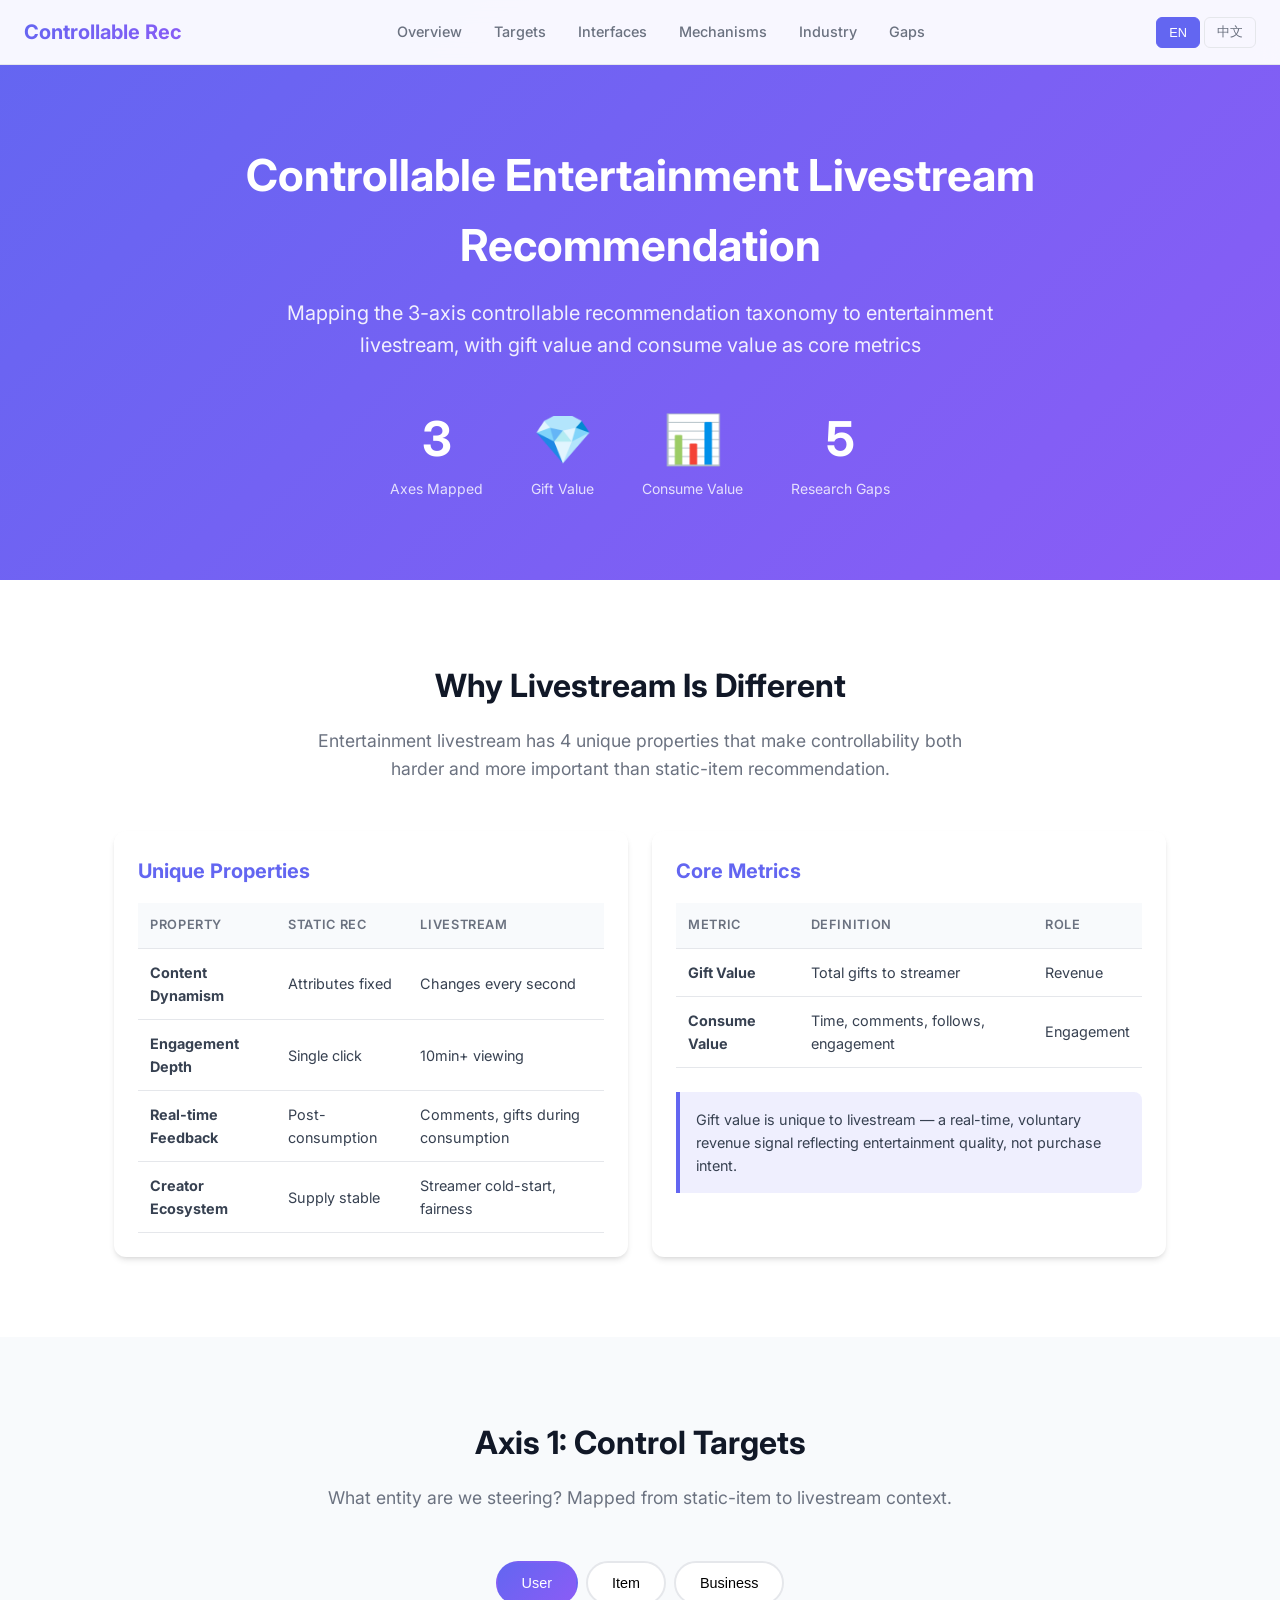
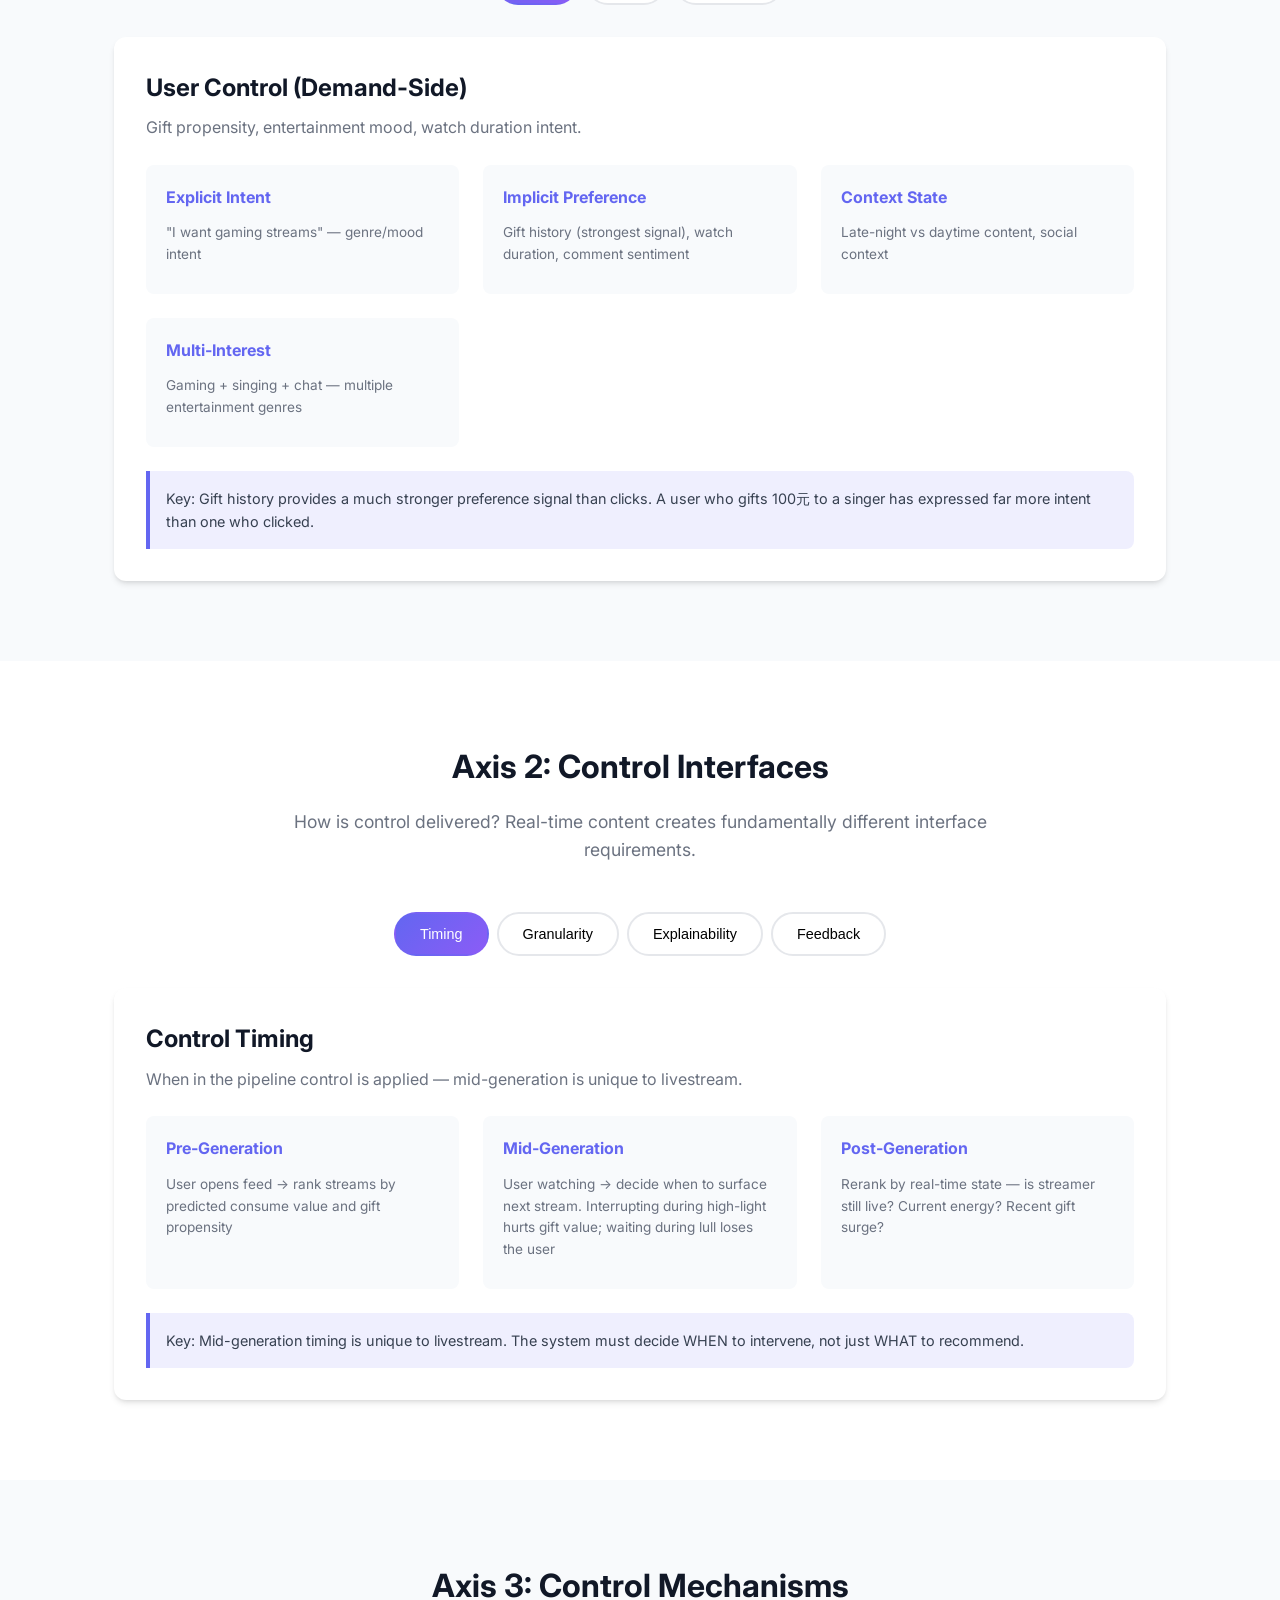
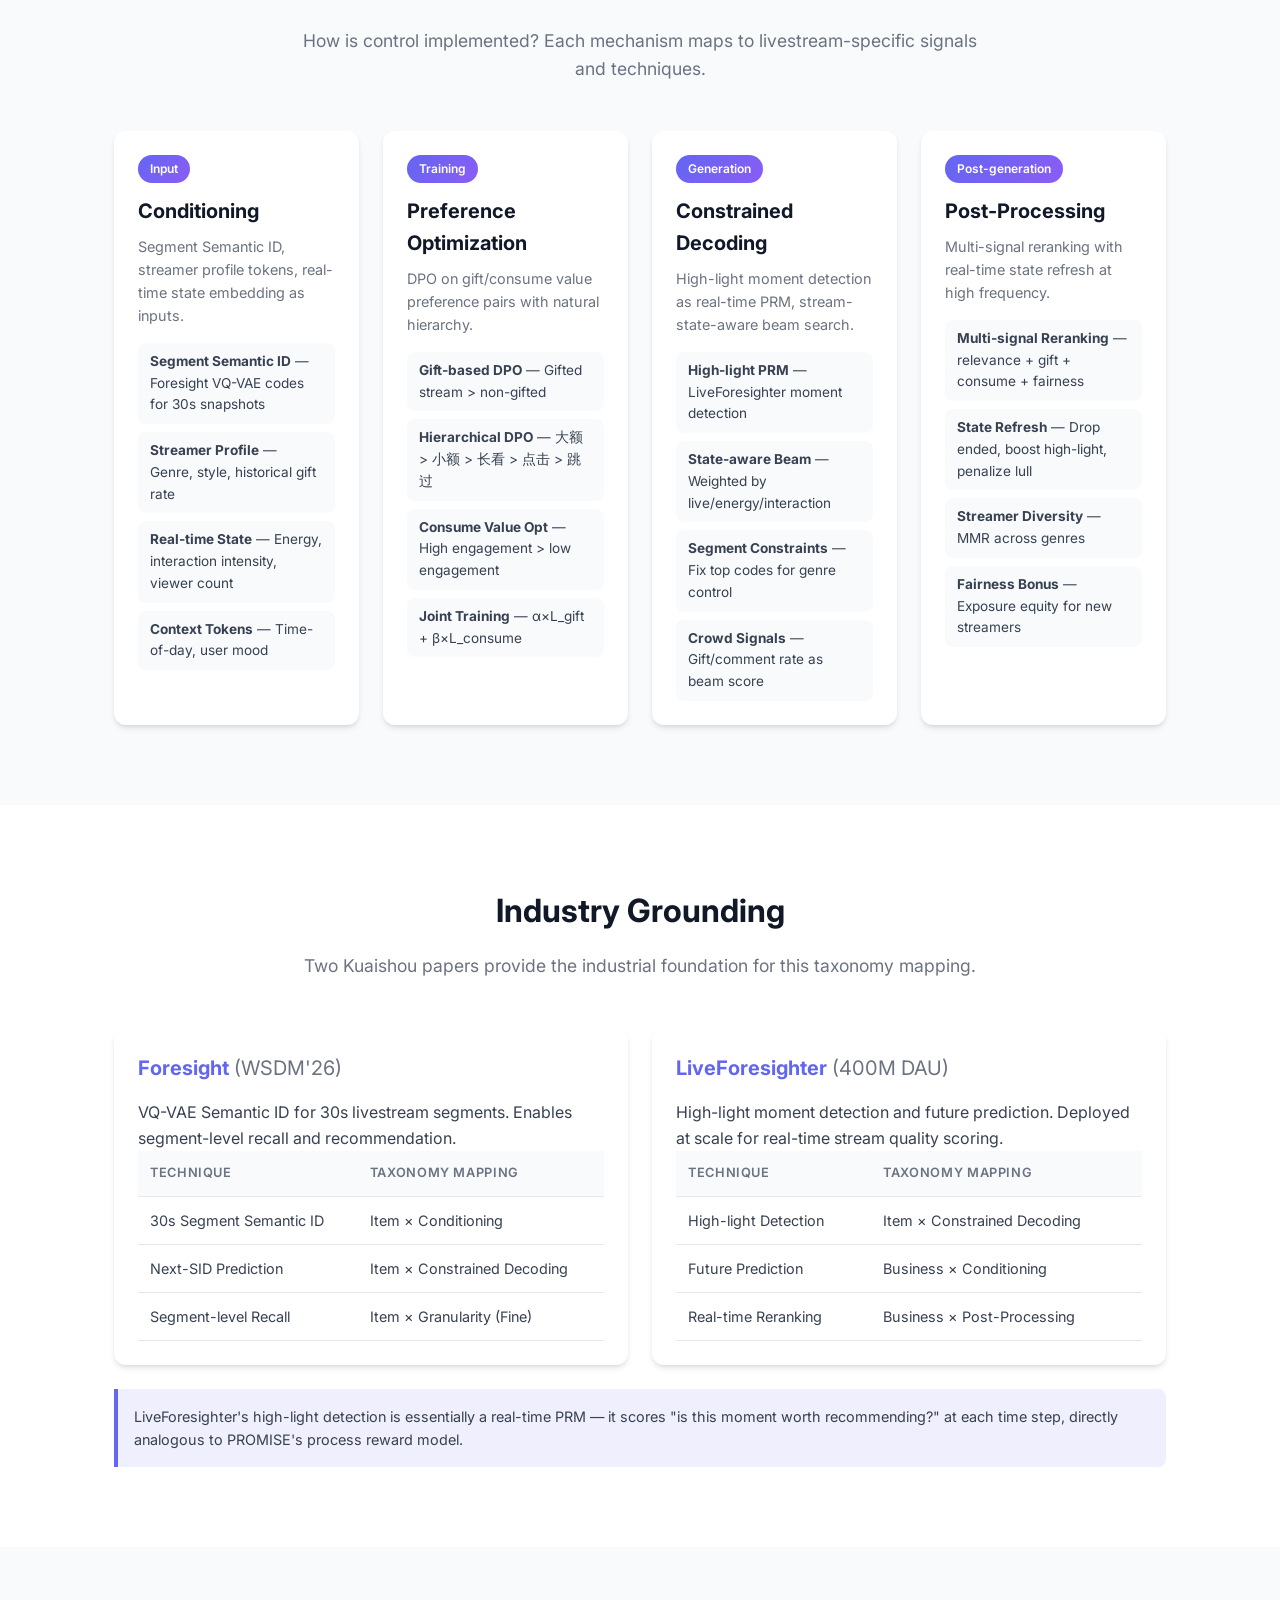
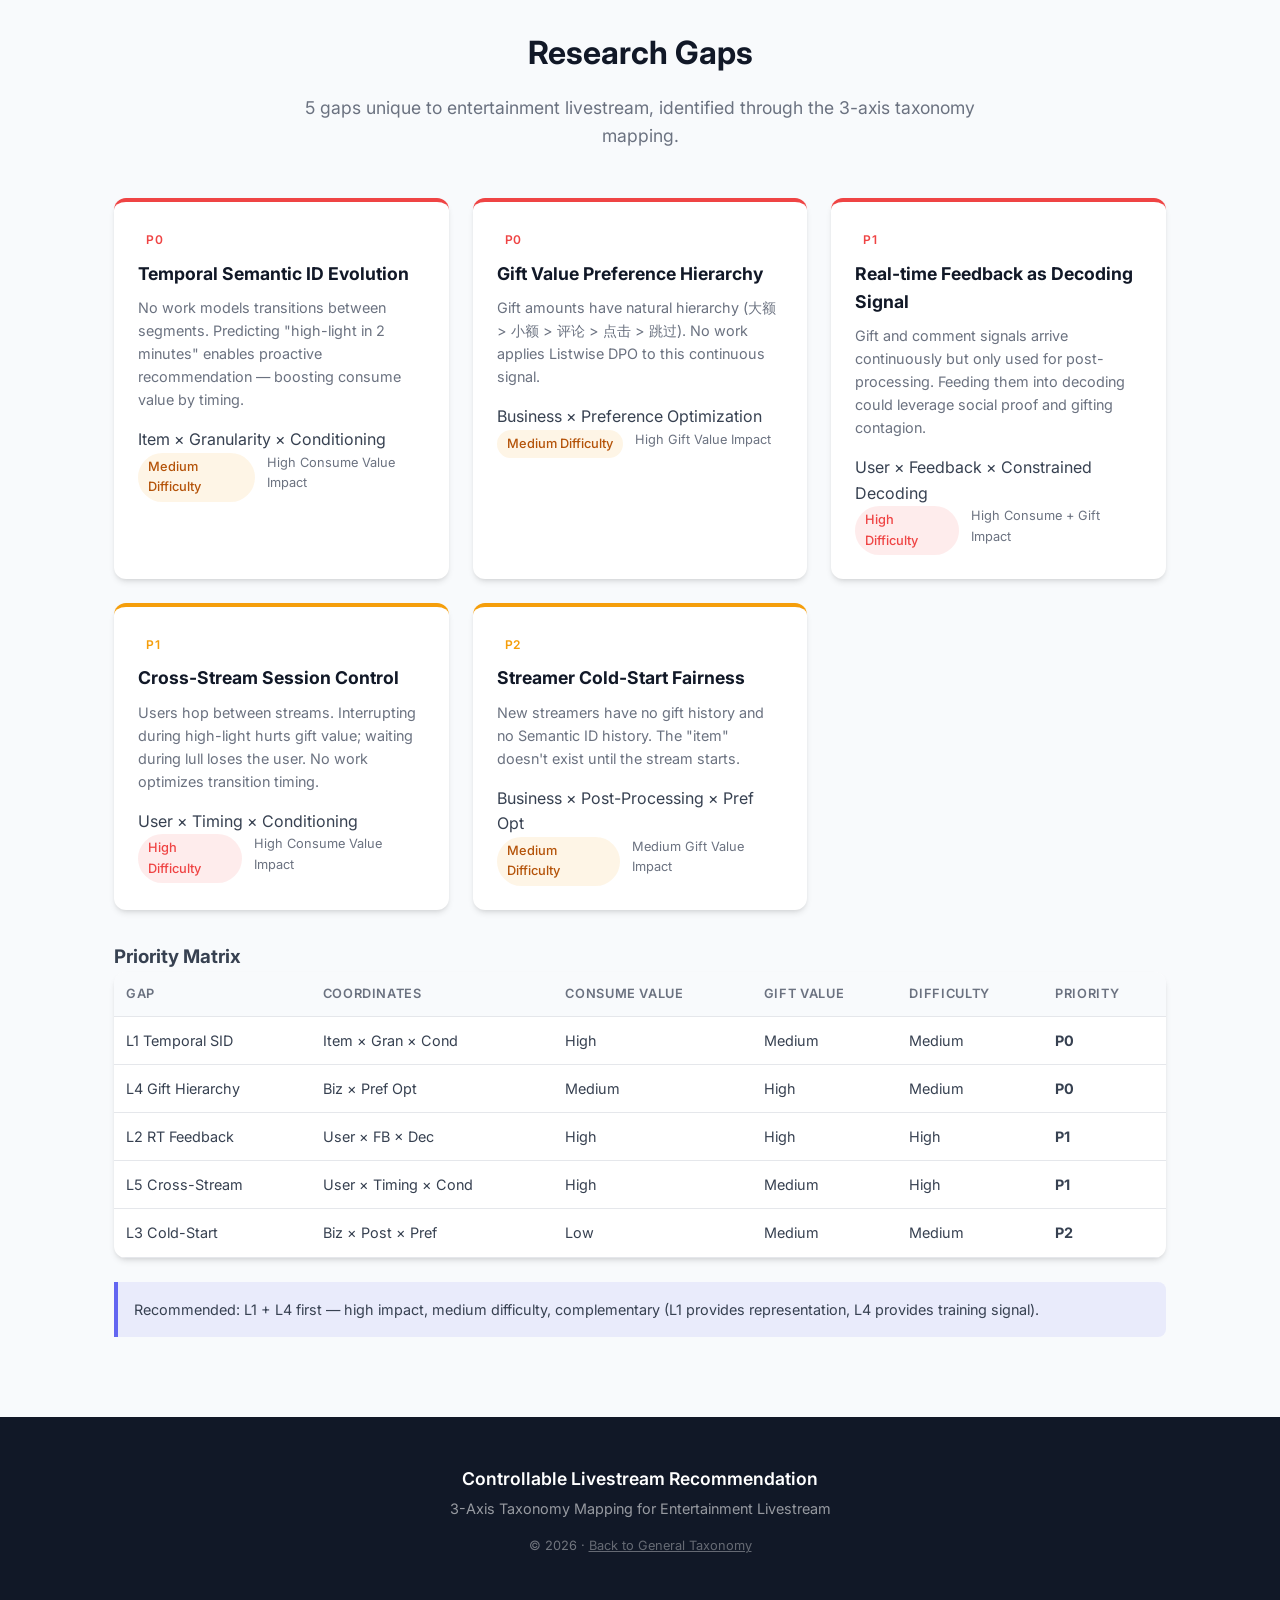
<file: livestream.html>
<!DOCTYPE html>
<html lang="en">
<head>
    <meta charset="UTF-8">
    <meta name="viewport" content="width=device-width, initial-scale=1.0">
    <title>Livestream Rec - Controllable Recommendation for Entertainment Livestream</title>
    <link rel="stylesheet" href="styles.css">
    <link rel="preconnect" href="https://fonts.googleapis.com">
    <link rel="preconnect" href="https://fonts.gstatic.com" crossorigin>
    <link href="https://fonts.googleapis.com/css2?family=Inter:wght@400;500;600;700&display=swap" rel="stylesheet">
</head>
<body>
    <!-- Header -->
    <header class="header header--left">
        <a href="index.html" class="header__logo">Controllable Rec</a>
        <nav class="header__nav">
            <a href="#overview" data-i18n="nav.overview">Overview</a>
            <a href="#targets" data-i18n="nav.targets">Targets</a>
            <a href="#interfaces" data-i18n="nav.interfaces">Interfaces</a>
            <a href="#mechanisms" data-i18n="nav.mechanisms">Mechanisms</a>
            <a href="#industry" data-i18n="nav.industry">Industry</a>
            <a href="#gaps" data-i18n="nav.gaps">Gaps</a>
        </nav>
        <div class="lang-switcher">
            <button class="lang-btn active" data-lang="en">EN</button>
            <button class="lang-btn" data-lang="zh">中文</button>
        </div>
        <button class="header__menu" aria-label="Menu">☰</button>
    </header>

    <!-- Hero -->
    <section class="hero">
        <div class="hero__content">
            <h1 data-i18n="hero.title">Controllable Entertainment Livestream Recommendation</h1>
            <p class="hero__tagline" data-i18n="hero.tagline">Mapping the 3-axis controllable recommendation taxonomy to entertainment livestream, with gift value and consume value as core metrics</p>
            <div class="hero__stats">
                <div class="stat">
                    <span class="stat__number">3</span>
                    <span class="stat__label" data-i18n="hero.axes">Axes Mapped</span>
                </div>
                <div class="stat">
                    <span class="stat__number">💎</span>
                    <span class="stat__label" data-i18n="hero.gift">Gift Value</span>
                </div>
                <div class="stat">
                    <span class="stat__number">📊</span>
                    <span class="stat__label" data-i18n="hero.click">Consume Value</span>
                </div>
                <div class="stat">
                    <span class="stat__number">5</span>
                    <span class="stat__label" data-i18n="hero.gaps">Research Gaps</span>
                </div>
            </div>
        </div>
    </section>

    <main>
        <!-- Overview Section -->
        <section id="overview" class="section">
            <div class="container">
                <h2 class="section__title" data-i18n="overview.title">Why Livestream Is Different</h2>
                <p class="section__intro" data-i18n="overview.intro">Entertainment livestream has 4 unique properties that make controllability both harder and more important than static-item recommendation.</p>

                <div class="cards-grid cards-grid--two">
                    <div class="card">
                        <h3 data-i18n="overview.properties">Unique Properties</h3>
                        <table class="table">
                            <thead>
                                <tr><th data-i18n="overview.property">Property</th><th data-i18n="overview.static">Static Rec</th><th data-i18n="overview.live">Livestream</th></tr>
                            </thead>
                            <tbody>
                                <tr><td><strong data-i18n="overview.dynamic">Content Dynamism</strong></td><td data-i18n="overview.dynamic_s">Attributes fixed</td><td data-i18n="overview.dynamic_l">Changes every second</td></tr>
                                <tr><td><strong data-i18n="overview.engage">Engagement Depth</strong></td><td data-i18n="overview.engage_s">Single click</td><td data-i18n="overview.engage_l">10min+ viewing</td></tr>
                                <tr><td><strong data-i18n="overview.realtime">Real-time Feedback</strong></td><td data-i18n="overview.realtime_s">Post-consumption</td><td data-i18n="overview.realtime_l">Comments, gifts during consumption</td></tr>
                                <tr><td><strong data-i18n="overview.creator">Creator Ecosystem</strong></td><td data-i18n="overview.creator_s">Supply stable</td><td data-i18n="overview.creator_l">Streamer cold-start, fairness</td></tr>
                            </tbody>
                        </table>
                    </div>
                    <div class="card">
                        <h3 data-i18n="overview.metrics">Core Metrics</h3>
                        <table class="table">
                            <thead>
                                <tr><th data-i18n="overview.metric">Metric</th><th data-i18n="overview.definition">Definition</th><th data-i18n="overview.role">Role</th></tr>
                            </thead>
                            <tbody>
                                <tr><td><strong data-i18n="overview.gift_val">Gift Value</strong></td><td data-i18n="overview.gift_def">Total gifts to streamer</td><td data-i18n="overview.gift_role">Revenue</td></tr>
                                <tr><td><strong data-i18n="overview.click_rate">Consume Value</strong></td><td data-i18n="overview.click_def">Time, comments, follows, engagement</td><td data-i18n="overview.click_role">Engagement</td></tr>
                            </tbody>
                        </table>
                        <div class="insight" data-i18n="overview.insight">Gift value is unique to livestream — a real-time, voluntary revenue signal reflecting entertainment quality, not purchase intent.</div>
                    </div>
                </div>
            </div>
        </section>

        <!-- Targets Section -->
        <section id="targets" class="section section--alt">
            <div class="container">
                <h2 class="section__title" data-i18n="targets.title">Axis 1: Control Targets</h2>
                <p class="section__intro" data-i18n="targets.intro">What entity are we steering? Mapped from static-item to livestream context.</p>

                <div class="tabs">
                    <button class="tab active" data-tab="ls-user" data-i18n="targets.user_tab">User</button>
                    <button class="tab" data-tab="ls-item" data-i18n="targets.item_tab">Item</button>
                    <button class="tab" data-tab="ls-biz" data-i18n="targets.biz_tab">Business</button>
                </div>

                <div class="tab-panel active" id="panel-ls-user">
                    <div class="dimension">
                        <h3 data-i18n="targets.user_title">User Control (Demand-Side)</h3>
                        <p data-i18n="targets.user_desc">Gift propensity, entertainment mood, watch duration intent.</p>
                        <div class="subdim-grid">
                            <div class="subdim">
                                <h4 data-i18n="tu.explicit">Explicit Intent</h4>
                                <p data-i18n="tu.explicit_1">"I want gaming streams" — genre/mood intent</p>
                            </div>
                            <div class="subdim">
                                <h4 data-i18n="tu.implicit">Implicit Preference</h4>
                                <p data-i18n="tu.implicit_1">Gift history (strongest signal), watch duration, comment sentiment</p>
                            </div>
                            <div class="subdim">
                                <h4 data-i18n="tu.context">Context State</h4>
                                <p data-i18n="tu.context_1">Late-night vs daytime content, social context</p>
                            </div>
                            <div class="subdim">
                                <h4 data-i18n="tu.multi">Multi-Interest</h4>
                                <p data-i18n="tu.multi_1">Gaming + singing + chat — multiple entertainment genres</p>
                            </div>
                        </div>
                        <div class="insight" data-i18n="tu.insight">Key: Gift history provides a much stronger preference signal than clicks. A user who gifts 100元 to a singer has expressed far more intent than one who clicked.</div>
                    </div>
                </div>

                <div class="tab-panel" id="panel-ls-item">
                    <div class="dimension">
                        <h3 data-i18n="targets.item_title">Item Control (Supply-Side)</h3>
                        <p data-i18n="targets.item_desc">Dynamic stream = sequence of 30s segments with real-time changing attributes.</p>
                        <div class="subdim-grid">
                            <div class="subdim">
                                <h4 data-i18n="ti.content">Content Type</h4>
                                <p data-i18n="ti.content_1">Stream genre: gaming / singing / chat / outdoor</p>
                            </div>
                            <div class="subdim">
                                <h4 data-i18n="ti.attr">Attributes</h4>
                                <p data-i18n="ti.attr_1">Streamer style, energy level, interaction intensity, audience size</p>
                            </div>
                            <div class="subdim">
                                <h4 data-i18n="ti.semantic">Semantic Similarity</h4>
                                <p data-i18n="ti.semantic_1">Foresight Semantic ID: 30s segment → VQ-VAE → [genre, style, moment_type]</p>
                            </div>
                            <div class="subdim">
                                <h4 data-i18n="ti.quality">Quality Signal</h4>
                                <p data-i18n="ti.quality_1">Real-time: comments/min, gifts/min, viewer count trend</p>
                            </div>
                        </div>
                        <div class="insight" data-i18n="ti.insight">Key: A livestream is not one item — it's a sequence of evolving micro-items. Controlling "when to recommend" (during high-light) is where real value lies.</div>
                    </div>
                </div>

                <div class="tab-panel" id="panel-ls-biz">
                    <div class="dimension">
                        <h3 data-i18n="targets.biz_title">Business Control (Platform-Side)</h3>
                        <p data-i18n="targets.biz_desc">Gift value, consume value, and streamer ecosystem health.</p>
                        <div class="subdim-grid">
                            <div class="subdim">
                                <h4 data-i18n="tb.value">Value Optimization</h4>
                                <p data-i18n="tb.value_1">Gift value maximization: α×consume_value + β×gift_value</p>
                            </div>
                            <div class="subdim">
                                <h4 data-i18n="tb.strategic">Strategic Goals</h4>
                                <p data-i18n="tb.strategic_1">New streamer cold-start, genre diversity, ecosystem health</p>
                            </div>
                            <div class="subdim">
                                <h4 data-i18n="tb.fairness">Diversity / Fairness</h4>
                                <p data-i18n="tb.fairness_1">Prevent winner-take-all — streamers who get no exposure will quit</p>
                            </div>
                            <div class="subdim">
                                <h4 data-i18n="tb.compliance">Compliance</h4>
                                <p data-i18n="tb.compliance_1">Real-time content moderation, age-appropriate gating</p>
                            </div>
                        </div>
                        <div class="insight" data-i18n="tb.insight">Key: Streamer ecosystem is more fragile than product catalogs. A streamer who gets no exposure will quit (unlike a product that stays in inventory).</div>
                    </div>
                </div>
            </div>
        </section>

        <!-- Interfaces Section -->
        <section id="interfaces" class="section">
            <div class="container">
                <h2 class="section__title" data-i18n="interfaces.title">Axis 2: Control Interfaces</h2>
                <p class="section__intro" data-i18n="interfaces.intro">How is control delivered? Real-time content creates fundamentally different interface requirements.</p>

                <div class="tabs">
                    <button class="tab active" data-tab="ls-timing" data-i18n="interfaces.timing_tab">Timing</button>
                    <button class="tab" data-tab="ls-gran" data-i18n="interfaces.gran_tab">Granularity</button>
                    <button class="tab" data-tab="ls-expl" data-i18n="interfaces.expl_tab">Explainability</button>
                    <button class="tab" data-tab="ls-fb" data-i18n="interfaces.fb_tab">Feedback</button>
                </div>

                <div class="tab-panel active" id="panel-ls-timing">
                    <div class="dimension">
                        <h3 data-i18n="interfaces.timing_title">Control Timing</h3>
                        <p data-i18n="interfaces.timing_desc">When in the pipeline control is applied — mid-generation is unique to livestream.</p>
                        <div class="subdim-grid">
                            <div class="subdim">
                                <h4 data-i18n="lt.pre">Pre-Generation</h4>
                                <p data-i18n="lt.pre_1">User opens feed → rank streams by predicted consume value and gift propensity</p>
                            </div>
                            <div class="subdim">
                                <h4 data-i18n="lt.mid">Mid-Generation</h4>
                                <p data-i18n="lt.mid_1">User watching → decide when to surface next stream. Interrupting during high-light hurts gift value; waiting during lull loses the user</p>
                            </div>
                            <div class="subdim">
                                <h4 data-i18n="lt.post">Post-Generation</h4>
                                <p data-i18n="lt.post_1">Rerank by real-time state — is streamer still live? Current energy? Recent gift surge?</p>
                            </div>
                        </div>
                        <div class="insight" data-i18n="lt.insight">Key: Mid-generation timing is unique to livestream. The system must decide WHEN to intervene, not just WHAT to recommend.</div>
                    </div>
                </div>

                <div class="tab-panel" id="panel-ls-gran">
                    <div class="dimension">
                        <h3 data-i18n="interfaces.gran_title">Control Granularity</h3>
                        <p data-i18n="interfaces.gran_desc">How fine-grained — from genre to 30-second segments.</p>
                        <div class="subdim-grid">
                            <div class="subdim">
                                <h4 data-i18n="lg.coarse">Coarse</h4>
                                <p data-i18n="lg.coarse_1">Stream type: gaming / singing / chat / outdoor</p>
                            </div>
                            <div class="subdim">
                                <h4 data-i18n="lg.medium">Medium</h4>
                                <p data-i18n="lg.medium_1">Streamer style + current content theme</p>
                            </div>
                            <div class="subdim">
                                <h4 data-i18n="lg.fine">Fine</h4>
                                <p data-i18n="lg.fine_1">This 30s window is a high-light → boost now. Maps to Foresight Semantic ID</p>
                            </div>
                        </div>
                        <div class="insight" data-i18n="lg.insight">Key: Foresight's 30s segment Semantic ID enables fine-grained control — distinguish "this streamer right now" from "5 minutes ago."</div>
                    </div>
                </div>

                <div class="tab-panel" id="panel-ls-expl">
                    <div class="dimension">
                        <h3 data-i18n="interfaces.expl_title">Control Explainability</h3>
                        <p data-i18n="interfaces.expl_desc">Why this recommendation — temporal explanations become possible.</p>
                        <div class="subdim-grid">
                            <div class="subdim">
                                <h4 data-i18n="le.prompt">Prompt-Based</h4>
                                <p data-i18n="le.prompt_1">"This streamer matches your interest in gaming"</p>
                            </div>
                            <div class="subdim">
                                <h4 data-i18n="le.moment">Moment-Based</h4>
                                <p data-i18n="le.moment_1">"This streamer is in a high-energy moment right now" — real-time state as explanation</p>
                            </div>
                            <div class="subdim">
                                <h4 data-i18n="le.social">Social Proof</h4>
                                <p data-i18n="le.social_1">"500 viewers are gifting right now" — crowd signal as explanation</p>
                            </div>
                        </div>
                        <div class="insight" data-i18n="le.insight">Key: Livestream enables temporal explanations — "why now" is as important as "why this streamer."</div>
                    </div>
                </div>

                <div class="tab-panel" id="panel-ls-fb">
                    <div class="dimension">
                        <h3 data-i18n="interfaces.fb_title">Control Feedback</h3>
                        <p data-i18n="interfaces.fb_desc">Continuous real-time signals instead of post-hoc ratings.</p>
                        <div class="subdim-grid">
                            <div class="subdim">
                                <h4 data-i18n="lf.realtime">Implicit Real-time</h4>
                                <p data-i18n="lf.realtime_1">Watch duration, comments, gifts, follows, screen-off — continuous during consumption</p>
                            </div>
                            <div class="subdim">
                                <h4 data-i18n="lf.gift">Gift as Feedback</h4>
                                <p data-i18n="lf.gift_1">Strongest positive signal. Amount provides continuous preference value, not binary</p>
                            </div>
                            <div class="subdim">
                                <h4 data-i18n="lf.leave">Leave as Feedback</h4>
                                <p data-i18n="lf.leave_1">When they leave matters — leaving during lull vs high-light mean different things</p>
                            </div>
                        </div>
                        <div class="insight" data-i18n="lf.insight">Key: A gift mid-stream is both a business metric AND a feedback signal. This creates a closed loop: feedback → update recommendation of the SAME stream to other users.</div>
                    </div>
                </div>
            </div>
        </section>

        <!-- Mechanisms Section -->
        <section id="mechanisms" class="section section--alt">
            <div class="container">
                <h2 class="section__title" data-i18n="mechanisms.title">Axis 3: Control Mechanisms</h2>
                <p class="section__intro" data-i18n="mechanisms.intro">How is control implemented? Each mechanism maps to livestream-specific signals and techniques.</p>

                <div class="mechanism-grid">
                    <div class="mechanism-card">
                        <span class="mechanism__stage" data-i18n="stage.input">Input</span>
                        <h3 data-i18n="mech.conditioning">Conditioning</h3>
                        <p data-i18n="mech.cond_desc">Segment Semantic ID, streamer profile tokens, real-time state embedding as inputs.</p>
                        <ul>
                            <li><strong data-i18n="mc.sid">Segment Semantic ID</strong> — Foresight VQ-VAE codes for 30s snapshots</li>
                            <li><strong data-i18n="mc.profile">Streamer Profile</strong> — Genre, style, historical gift rate</li>
                            <li><strong data-i18n="mc.state">Real-time State</strong> — Energy, interaction intensity, viewer count</li>
                            <li><strong data-i18n="mc.context">Context Tokens</strong> — Time-of-day, user mood</li>
                        </ul>
                    </div>

                    <div class="mechanism-card">
                        <span class="mechanism__stage" data-i18n="stage.training">Training</span>
                        <h3 data-i18n="mech.preference">Preference Optimization</h3>
                        <p data-i18n="mech.pref_desc">DPO on gift/consume value preference pairs with natural hierarchy.</p>
                        <ul>
                            <li><strong data-i18n="mp.gift_dpo">Gift-based DPO</strong> — Gifted stream > non-gifted</li>
                            <li><strong data-i18n="mp.hier_dpo">Hierarchical DPO</strong> — 大额 > 小额 > 长看 > 点击 > 跳过</li>
                            <li><strong data-i18n="mp.click_opt">Consume Value Opt</strong> — High engagement > low engagement</li>
                            <li><strong data-i18n="mp.joint">Joint Training</strong> — α×L_gift + β×L_consume</li>
                        </ul>
                    </div>

                    <div class="mechanism-card">
                        <span class="mechanism__stage" data-i18n="stage.generation">Generation</span>
                        <h3 data-i18n="mech.decoding">Constrained Decoding</h3>
                        <p data-i18n="mech.dec_desc">High-light moment detection as real-time PRM, stream-state-aware beam search.</p>
                        <ul>
                            <li><strong data-i18n="md.prm">High-light PRM</strong> — LiveForesighter moment detection</li>
                            <li><strong data-i18n="md.beam">State-aware Beam</strong> — Weighted by live/energy/interaction</li>
                            <li><strong data-i18n="md.constraint">Segment Constraints</strong> — Fix top codes for genre control</li>
                            <li><strong data-i18n="md.crowd">Crowd Signals</strong> — Gift/comment rate as beam score</li>
                        </ul>
                    </div>

                    <div class="mechanism-card">
                        <span class="mechanism__stage" data-i18n="stage.post">Post-generation</span>
                        <h3 data-i18n="mech.post">Post-Processing</h3>
                        <p data-i18n="mech.post_desc">Multi-signal reranking with real-time state refresh at high frequency.</p>
                        <ul>
                            <li><strong data-i18n="mpp.rerank">Multi-signal Reranking</strong> — relevance + gift + consume + fairness</li>
                            <li><strong data-i18n="mpp.refresh">State Refresh</strong> — Drop ended, boost high-light, penalize lull</li>
                            <li><strong data-i18n="mpp.diversity">Streamer Diversity</strong> — MMR across genres</li>
                            <li><strong data-i18n="mpp.fairness">Fairness Bonus</strong> — Exposure equity for new streamers</li>
                        </ul>
                    </div>
                </div>
            </div>
        </section>

        <!-- Industry Section -->
        <section id="industry" class="section">
            <div class="container">
                <h2 class="section__title" data-i18n="industry.title">Industry Grounding</h2>
                <p class="section__intro" data-i18n="industry.intro">Two Kuaishou papers provide the industrial foundation for this taxonomy mapping.</p>

                <div class="cards-grid cards-grid--two">
                    <div class="card">
                        <h3>Foresight <span style="font-weight:400;color:var(--theme-text-muted)">(WSDM'26)</span></h3>
                        <p data-i18n="industry.foresight_desc">VQ-VAE Semantic ID for 30s livestream segments. Enables segment-level recall and recommendation.</p>
                        <table class="table">
                            <thead>
                                <tr><th data-i18n="industry.tech">Technique</th><th data-i18n="industry.mapping">Taxonomy Mapping</th></tr>
                            </thead>
                            <tbody>
                                <tr><td data-i18n="industry.f_sid">30s Segment Semantic ID</td><td>Item × Conditioning</td></tr>
                                <tr><td data-i18n="industry.f_next">Next-SID Prediction</td><td>Item × Constrained Decoding</td></tr>
                                <tr><td data-i18n="industry.f_recall">Segment-level Recall</td><td>Item × Granularity (Fine)</td></tr>
                            </tbody>
                        </table>
                    </div>
                    <div class="card">
                        <h3>LiveForesighter <span style="font-weight:400;color:var(--theme-text-muted)">(400M DAU)</span></h3>
                        <p data-i18n="industry.live_desc">High-light moment detection and future prediction. Deployed at scale for real-time stream quality scoring.</p>
                        <table class="table">
                            <thead>
                                <tr><th data-i18n="industry.tech">Technique</th><th data-i18n="industry.mapping">Taxonomy Mapping</th></tr>
                            </thead>
                            <tbody>
                                <tr><td data-i18n="industry.l_highlight">High-light Detection</td><td>Item × Constrained Decoding</td></tr>
                                <tr><td data-i18n="industry.l_predict">Future Prediction</td><td>Business × Conditioning</td></tr>
                                <tr><td data-i18n="industry.l_rerank">Real-time Reranking</td><td>Business × Post-Processing</td></tr>
                            </tbody>
                        </table>
                    </div>
                </div>

                <div class="insight" data-i18n="industry.insight">LiveForesighter's high-light detection is essentially a real-time PRM — it scores "is this moment worth recommending?" at each time step, directly analogous to PROMISE's process reward model.</div>
            </div>
        </section>

        <!-- Gaps Section -->
        <section id="gaps" class="section section--alt">
            <div class="container">
                <h2 class="section__title" data-i18n="gaps.title">Research Gaps</h2>
                <p class="section__intro" data-i18n="gaps.intro">5 gaps unique to entertainment livestream, identified through the 3-axis taxonomy mapping.</p>

                <div class="gaps-grid">
                    <div class="gap-card gap-card--high">
                        <span class="gap__priority">P0</span>
                        <h3 data-i18n="gap.l1_title">Temporal Semantic ID Evolution</h3>
                        <p data-i18n="gap.l1_desc">No work models transitions between segments. Predicting "high-light in 2 minutes" enables proactive recommendation — boosting consume value by timing.</p>
                        <div class="gap__axes">Item × Granularity × Conditioning</div>
                        <div class="gap__meta">
                            <span class="difficulty difficulty--medium" data-i18n="gap.medium_diff">Medium Difficulty</span>
                            <span data-i18n="gap.impact_click">High Consume Value Impact</span>
                        </div>
                    </div>

                    <div class="gap-card gap-card--high">
                        <span class="gap__priority">P0</span>
                        <h3 data-i18n="gap.l4_title">Gift Value Preference Hierarchy</h3>
                        <p data-i18n="gap.l4_desc">Gift amounts have natural hierarchy (大额 > 小额 > 评论 > 点击 > 跳过). No work applies Listwise DPO to this continuous signal.</p>
                        <div class="gap__axes">Business × Preference Optimization</div>
                        <div class="gap__meta">
                            <span class="difficulty difficulty--medium" data-i18n="gap.medium_diff">Medium Difficulty</span>
                            <span data-i18n="gap.impact_gift">High Gift Value Impact</span>
                        </div>
                    </div>

                    <div class="gap-card gap-card--high">
                        <span class="gap__priority">P1</span>
                        <h3 data-i18n="gap.l2_title">Real-time Feedback as Decoding Signal</h3>
                        <p data-i18n="gap.l2_desc">Gift and comment signals arrive continuously but only used for post-processing. Feeding them into decoding could leverage social proof and gifting contagion.</p>
                        <div class="gap__axes">User × Feedback × Constrained Decoding</div>
                        <div class="gap__meta">
                            <span class="difficulty difficulty--high" data-i18n="gap.high_diff">High Difficulty</span>
                            <span data-i18n="gap.impact_both">High Consume + Gift Impact</span>
                        </div>
                    </div>

                    <div class="gap-card gap-card--medium">
                        <span class="gap__priority">P1</span>
                        <h3 data-i18n="gap.l5_title">Cross-Stream Session Control</h3>
                        <p data-i18n="gap.l5_desc">Users hop between streams. Interrupting during high-light hurts gift value; waiting during lull loses the user. No work optimizes transition timing.</p>
                        <div class="gap__axes">User × Timing × Conditioning</div>
                        <div class="gap__meta">
                            <span class="difficulty difficulty--high" data-i18n="gap.high_diff">High Difficulty</span>
                            <span data-i18n="gap.impact_click">High Consume Value Impact</span>
                        </div>
                    </div>

                    <div class="gap-card gap-card--medium">
                        <span class="gap__priority">P2</span>
                        <h3 data-i18n="gap.l3_title">Streamer Cold-Start Fairness</h3>
                        <p data-i18n="gap.l3_desc">New streamers have no gift history and no Semantic ID history. The "item" doesn't exist until the stream starts.</p>
                        <div class="gap__axes">Business × Post-Processing × Pref Opt</div>
                        <div class="gap__meta">
                            <span class="difficulty difficulty--medium" data-i18n="gap.medium_diff">Medium Difficulty</span>
                            <span data-i18n="gap.impact_gift_m">Medium Gift Value Impact</span>
                        </div>
                    </div>
                </div>

                <!-- Priority Matrix -->
                <h3 style="margin-top:2rem" data-i18n="gaps.matrix_title">Priority Matrix</h3>
                <div class="table-wrapper">
                    <table class="table">
                        <thead>
                            <tr>
                                <th data-i18n="gaps.gap">Gap</th>
                                <th data-i18n="gaps.coordinates">Coordinates</th>
                                <th data-i18n="gaps.click_impact">Consume Value</th>
                                <th data-i18n="gaps.gift_impact">Gift Value</th>
                                <th data-i18n="gaps.difficulty">Difficulty</th>
                                <th data-i18n="gaps.priority">Priority</th>
                            </tr>
                        </thead>
                        <tbody>
                            <tr><td data-i18n="gaps.m_l1">L1 Temporal SID</td><td>Item × Gran × Cond</td><td>High</td><td>Medium</td><td>Medium</td><td><strong>P0</strong></td></tr>
                            <tr><td data-i18n="gaps.m_l4">L4 Gift Hierarchy</td><td>Biz × Pref Opt</td><td>Medium</td><td>High</td><td>Medium</td><td><strong>P0</strong></td></tr>
                            <tr><td data-i18n="gaps.m_l2">L2 RT Feedback</td><td>User × FB × Dec</td><td>High</td><td>High</td><td>High</td><td><strong>P1</strong></td></tr>
                            <tr><td data-i18n="gaps.m_l5">L5 Cross-Stream</td><td>User × Timing × Cond</td><td>High</td><td>Medium</td><td>High</td><td><strong>P1</strong></td></tr>
                            <tr><td data-i18n="gaps.m_l3">L3 Cold-Start</td><td>Biz × Post × Pref</td><td>Low</td><td>Medium</td><td>Medium</td><td><strong>P2</strong></td></tr>
                        </tbody>
                    </table>
                </div>
                <div class="insight" data-i18n="gaps.roadmap">Recommended: L1 + L4 first — high impact, medium difficulty, complementary (L1 provides representation, L4 provides training signal).</div>
            </div>
        </section>
    </main>

    <!-- Footer -->
    <footer class="footer footer--social">
        <div class="container">
            <p class="footer__title" data-i18n="footer.title">Controllable Livestream Recommendation</p>
            <p class="footer__subtitle" data-i18n="footer.subtitle">3-Axis Taxonomy Mapping for Entertainment Livestream</p>
            <p class="footer__copy">&copy; 2026 · <a href="index.html" style="color:rgba(255,255,255,0.7)">Back to General Taxonomy</a></p>
        </div>
    </footer>

    <script src="livestream.js?v=20260427"></script>
</body>
</html>
</file>
<file: styles.css>
/* Modern Theme - Controllable Rec */
:root {
  --theme-bg: #ffffff;
  --theme-bg-alt: #f8fafc;
  --theme-text: #374151;
  --theme-text-muted: #6b7280;
  --theme-accent: #6366f1;
  --theme-accent-dark: #4f46e5;
  --theme-heading: #111827;
  --theme-link: #6366f1;
  --theme-border: #e5e7eb;
  --theme-gradient: linear-gradient(135deg, #6366f1 0%, #8b5cf6 100%);
  --theme-success: #10b981;
  --theme-warning: #f59e0b;
  --theme-danger: #ef4444;
  --font-heading: 'Inter', -apple-system, sans-serif;
  --font-body: 'Inter', -apple-system, sans-serif;
  --spacing-section: 5rem;
  --max-width: 1100px;
  --border-radius: 12px;
  --border-radius-sm: 8px;
  --shadow: 0 4px 6px -1px rgba(0,0,0,0.1), 0 2px 4px -2px rgba(0,0,0,0.1);
  --shadow-lg: 0 10px 15px -3px rgba(0,0,0,0.1), 0 4px 6px -4px rgba(0,0,0,0.1);
}

* { margin: 0; padding: 0; box-sizing: border-box; }

body {
  font-family: var(--font-body);
  background: var(--theme-bg);
  color: var(--theme-text);
  line-height: 1.6;
}

.container {
  max-width: var(--max-width);
  margin: 0 auto;
  padding: 0 24px;
}

/* Header */
.header {
  position: fixed;
  top: 0;
  left: 0;
  right: 0;
  background: rgba(255,255,255,0.95);
  backdrop-filter: blur(10px);
  border-bottom: 1px solid var(--theme-border);
  z-index: 1000;
  padding: 16px 24px;
  display: flex;
  justify-content: space-between;
  align-items: center;
}

.header__logo {
  font-weight: 700;
  font-size: 1.25rem;
  text-decoration: none;
  background: var(--theme-gradient);
  -webkit-background-clip: text;
  -webkit-text-fill-color: transparent;
  background-clip: text;
}

.header__nav {
  display: flex;
  gap: 32px;
}

.header__nav a {
  text-decoration: none;
  color: var(--theme-text-muted);
  font-size: 0.9rem;
  font-weight: 500;
  transition: color 0.2s;
}

.header__nav a:hover { color: var(--theme-accent); }

.header__menu {
  display: none;
  background: none;
  border: none;
  font-size: 1.5rem;
  cursor: pointer;
  color: var(--theme-text);
}

/* Language Switcher */
.lang-switcher {
  display: flex;
  gap: 4px;
  margin-left: 16px;
}

.lang-btn {
  padding: 6px 12px;
  border: 1px solid var(--theme-border);
  background: transparent;
  border-radius: 6px;
  font-size: 0.8rem;
  font-weight: 500;
  cursor: pointer;
  transition: all 0.2s;
  color: var(--theme-text-muted);
}

.lang-btn:hover {
  border-color: var(--theme-accent);
  color: var(--theme-accent);
}

.lang-btn.active {
  background: var(--theme-accent);
  color: white;
  border-color: var(--theme-accent);
}

/* Hero */
.hero {
  background: var(--theme-gradient);
  padding: 140px 24px 80px;
  text-align: center;
  color: white;
}

.hero__content { max-width: 800px; margin: 0 auto; }

.hero h1 {
  font-size: 2.75rem;
  font-weight: 700;
  margin-bottom: 16px;
}

.hero__tagline {
  font-size: 1.25rem;
  opacity: 0.9;
  margin-bottom: 40px;
}

.hero__stats {
  display: flex;
  justify-content: center;
  gap: 48px;
  flex-wrap: wrap;
}

.stat { display: flex; flex-direction: column; }
.stat__number { font-size: 3rem; font-weight: 700; }
.stat__label { font-size: 0.875rem; opacity: 0.8; }

/* Sections */
.section { padding: var(--spacing-section) 0; }
.section--alt { background: var(--theme-bg-alt); }

.section__title {
  font-size: 2rem;
  font-weight: 700;
  margin-bottom: 16px;
  text-align: center;
  color: var(--theme-heading);
}

.section__intro {
  text-align: center;
  color: var(--theme-text-muted);
  max-width: 700px;
  margin: 0 auto 48px;
  font-size: 1.1rem;
}

.section__image {
  display: block;
  margin: 0 auto 40px;
  padding: 12px;
  background: var(--theme-bg-alt);
  border-radius: var(--border-radius);
  border: 1px solid var(--theme-border);
  overflow: hidden;
}

.section--alt .section__image {
  background: var(--theme-bg);
}

.section__image img {
  display: block;
  max-width: 100%;
  height: auto;
  border-radius: var(--border-radius-sm);
}

@media (max-width: 768px) {
  .section__image {
    padding: 8px;
  }
}

/* Cards Grid */
.cards-grid {
  display: grid;
  grid-template-columns: repeat(auto-fit, minmax(400px, 1fr));
  gap: 24px;
}

/* Overview Rows — force single-row layout */
.overview-row {
  display: grid;
  gap: 20px;
}
.overview-row--three {
  grid-template-columns: repeat(3, 1fr);
}
.overview-row--four {
  grid-template-columns: repeat(4, 1fr);
}
.card--pipeline {
  position: relative;
}
.card--pipeline .mechanism__stage {
  margin-bottom: 8px;
}

.card {
  background: white;
  border-radius: var(--border-radius);
  padding: 24px;
  box-shadow: var(--shadow);
}

.card h3 {
  font-size: 1.25rem;
  margin-bottom: 16px;
  color: var(--theme-accent);
}

/* Tables */
.table {
  width: 100%;
  border-collapse: collapse;
  font-size: 0.9rem;
}

/* Livestream Mapping Blocks */
.livestream-mapping {
  margin-top: 16px;
  padding: 16px;
  border-left: 3px solid var(--theme-accent);
  background: var(--theme-bg-alt);
  border-radius: 0 var(--border-radius-sm) var(--border-radius-sm) 0;
}
.section--alt .livestream-mapping {
  background: var(--theme-bg);
}
.livestream-mapping h4 {
  font-size: 0.9rem;
  font-weight: 600;
  color: var(--theme-accent);
  margin-bottom: 8px;
}
.livestream-mapping--compact {
  margin-top: 12px;
  padding: 10px 14px;
  font-size: 0.88rem;
  line-height: 1.5;
}
.livestream-mapping--compact strong {
  color: var(--theme-accent);
}

.table th, .table td {
  padding: 12px;
  text-align: left;
  border-bottom: 1px solid var(--theme-border);
}

.table th {
  background: var(--theme-bg-alt);
  font-weight: 600;
  color: var(--theme-text-muted);
  font-size: 0.8rem;
  text-transform: uppercase;
  letter-spacing: 0.05em;
}

.table-wrapper {
  overflow-x: auto;
  border-radius: var(--border-radius);
  box-shadow: var(--shadow);
  background: white;
}

.paper-matrix td { text-align: center; }
.paper-matrix td:first-child { text-align: left; }
.paper-matrix tr.highlight { background: rgba(99, 102, 241, 0.05); }
.paper-matrix td:not(:first-child) { color: var(--theme-success); font-weight: bold; }

/* Tabs */
.tabs {
  display: flex;
  gap: 8px;
  margin-bottom: 32px;
  flex-wrap: wrap;
  justify-content: center;
}

.tab {
  padding: 12px 24px;
  border: 2px solid var(--theme-border);
  background: white;
  border-radius: 50px;
  font-size: 0.9rem;
  font-weight: 500;
  cursor: pointer;
  transition: all 0.2s;
}

.tab:hover { border-color: var(--theme-accent); color: var(--theme-accent); }

.tab.active {
  background: var(--theme-gradient);
  color: white;
  border-color: transparent;
}

.tab-panel { display: none; }
.tab-panel.active { display: block; }

/* Dimensions */
.dimension {
  background: white;
  border-radius: var(--border-radius);
  padding: 32px;
  box-shadow: var(--shadow);
}

.dimension h3 {
  font-size: 1.5rem;
  margin-bottom: 8px;
  color: var(--theme-heading);
}

.dimension > p {
  color: var(--theme-text-muted);
  margin-bottom: 24px;
}

.subdim-grid {
  display: grid;
  grid-template-columns: repeat(auto-fit, minmax(250px, 1fr));
  gap: 24px;
}

.subdim {
  padding: 20px;
  background: var(--theme-bg-alt);
  border-radius: var(--border-radius-sm);
}

.subdim h4 {
  color: var(--theme-accent);
  margin-bottom: 12px;
  font-size: 1rem;
}

.subdim p {
  font-size: 0.85rem;
  margin-bottom: 8px;
  color: var(--theme-text-muted);
}

.subdim .gap {
  color: var(--theme-warning);
  font-style: italic;
}

.insight {
  margin-top: 24px;
  padding: 16px;
  background: rgba(99, 102, 241, 0.1);
  border-left: 4px solid var(--theme-accent);
  border-radius: 0 var(--border-radius-sm) var(--border-radius-sm) 0;
  font-size: 0.9rem;
}

/* Mechanisms */
.mechanism-grid {
  display: grid;
  grid-template-columns: repeat(4, 1fr);
  gap: 24px;
}

.mechanism-card {
  background: white;
  border-radius: var(--border-radius);
  padding: 24px;
  box-shadow: var(--shadow);
}

.mechanism-card--wide { grid-column: 1 / -1; }

.mechanism__stage {
  display: inline-block;
  background: var(--theme-gradient);
  color: white;
  padding: 4px 12px;
  border-radius: 50px;
  font-size: 0.75rem;
  font-weight: 600;
  margin-bottom: 12px;
}

.mechanism-card h3 {
  font-size: 1.25rem;
  margin-bottom: 8px;
  color: var(--theme-heading);
}

.mechanism-card > p {
  color: var(--theme-text-muted);
  font-size: 0.9rem;
  margin-bottom: 16px;
}

.mechanism-card ul {
  list-style: none;
  display: flex;
  flex-direction: column;
  gap: 8px;
}

.mechanism-card li {
  font-size: 0.85rem;
  padding: 8px 12px;
  background: var(--theme-bg-alt);
  border-radius: var(--border-radius-sm);
}

.mechanism__methods {
  display: flex;
  flex-wrap: wrap;
  gap: 8px;
  margin-bottom: 16px;
}

.tag {
  background: var(--theme-bg-alt);
  padding: 8px 12px;
  border-radius: var(--border-radius-sm);
  font-size: 0.85rem;
}

.mechanism__tradeoffs {
  display: flex;
  gap: 12px;
  flex-wrap: wrap;
}

.tradeoff {
  background: rgba(139, 92, 246, 0.1);
  color: #7c3aed;
  padding: 6px 12px;
  border-radius: 50px;
  font-size: 0.8rem;
  font-weight: 500;
}

/* Gaps */
.gaps-grid {
  display: grid;
  grid-template-columns: repeat(auto-fit, minmax(320px, 1fr));
  gap: 24px;
}

.gap-card {
  background: white;
  border-radius: var(--border-radius);
  padding: 24px;
  box-shadow: var(--shadow);
  border-top: 4px solid var(--theme-border);
}

.gap-card--high { border-top-color: var(--theme-danger); }
.gap-card--medium { border-top-color: var(--theme-warning); }

.gap__priority {
  font-size: 0.75rem;
  font-weight: 600;
  text-transform: uppercase;
  letter-spacing: 0.05em;
  margin-bottom: 8px;
  display: inline-block;
  padding: 2px 8px;
  border-radius: 4px;
}

.gap-card--high .gap__priority { color: var(--theme-danger); }
.gap-card--medium .gap__priority { color: var(--theme-warning); }
.gap__priority--low { background: rgba(107,114,128,0.15); color: var(--theme-text-muted); }

.gap-card h3 {
  font-size: 1.1rem;
  margin-bottom: 8px;
  color: var(--theme-heading);
}

.gap-card > p {
  color: var(--theme-text-muted);
  font-size: 0.9rem;
  margin-bottom: 16px;
}

.gap__meta {
  display: flex;
  gap: 12px;
  font-size: 0.8rem;
  color: var(--theme-text-muted);
}

.difficulty {
  padding: 4px 10px;
  border-radius: 50px;
  font-weight: 500;
}

.difficulty--high { background: rgba(239, 68, 68, 0.1); color: var(--theme-danger); }
.difficulty--medium { background: rgba(245, 158, 11, 0.1); color: #b45309; }

/* Punchline — epigraph style */
.punchline {
  text-align: center;
  font-size: 1.05rem;
  font-weight: 500;
  color: var(--theme-text-muted);
  font-style: italic;
  max-width: 700px;
  margin: -32px auto 40px;
  letter-spacing: 0.01em;
}

/* Phase timeline cards */
.phase-grid {
  display: grid;
  grid-template-columns: repeat(4, 1fr);
  gap: 20px;
}
.phase-card {
  background: white;
  border-radius: var(--border-radius);
  padding: 24px;
  box-shadow: var(--shadow);
  border-top: 4px solid var(--theme-accent);
  position: relative;
}
.phase-card__number {
  display: inline-block;
  background: var(--theme-gradient);
  color: white;
  width: 28px;
  height: 28px;
  line-height: 28px;
  text-align: center;
  border-radius: 50%;
  font-size: 0.8rem;
  font-weight: 700;
  margin-bottom: 12px;
}
.phase-card h4 {
  font-size: 1rem;
  color: var(--theme-heading);
  margin-bottom: 8px;
}
.phase-card p {
  font-size: 0.85rem;
  color: var(--theme-text-muted);
  margin-bottom: 8px;
}
.phase-card .phase-problem {
  color: var(--theme-text);
  font-weight: 500;
  margin-bottom: 10px;
}
.phase-card .phase-adds {
  font-size: 0.8rem;
  color: var(--theme-accent);
  font-weight: 500;
}

/* P0 layer badge */
.p0-layer {
  display: inline-block;
  font-size: 0.7rem;
  font-weight: 600;
  text-transform: uppercase;
  letter-spacing: 0.06em;
  padding: 2px 8px;
  border-radius: 4px;
  margin-left: 8px;
  vertical-align: middle;
}
.p0-layer--foundation { background: rgba(99,102,241,0.15); color: var(--theme-accent); }
.p0-layer--gate { background: rgba(239,68,68,0.12); color: var(--theme-danger); }
.p0-layer--capability { background: rgba(16,185,129,0.12); color: var(--theme-success); }

@media (max-width: 768px) {
  .phase-grid { grid-template-columns: repeat(2, 1fr); }
}

/* Collapsible */
.collapsible__toggle {
  display: block;
  width: 100%;
  padding: 14px 24px;
  background: white;
  border: 1px solid var(--theme-border);
  border-radius: var(--border-radius);
  font-size: 0.95rem;
  font-weight: 500;
  color: var(--theme-accent);
  cursor: pointer;
  transition: all 0.2s;
  text-align: center;
}
.collapsible__toggle:hover {
  border-color: var(--theme-accent);
  background: rgba(99,102,241,0.05);
}
.collapsible__toggle::after {
  content: ' ▼';
  font-size: 0.75rem;
}
.collapsible__toggle.open::after {
  content: ' ▲';
}
.collapsible__content {
  display: none;
  margin-top: 16px;
}
.collapsible__content.open {
  display: block;
}

/* Footer */
.footer {
  background: var(--theme-heading);
  color: rgba(255,255,255,0.8);
  padding: 48px 24px;
  text-align: center;
}

.footer__title {
  font-size: 1.1rem;
  font-weight: 600;
  color: white;
  margin-bottom: 4px;
}

.footer__subtitle {
  font-size: 0.9rem;
  opacity: 0.7;
  margin-bottom: 16px;
}

.footer__copy {
  font-size: 0.8rem;
  opacity: 0.5;
}

/* Mobile */
@media (max-width: 768px) {
  .header__nav { display: none; }
  .header__menu { display: block; }
  .lang-switcher { margin-left: auto; margin-right: 12px; }
  
  .hero { padding: 120px 16px 60px; }
  .hero h1 { font-size: 1.75rem; }
  .hero__tagline { font-size: 1rem; }
  .hero__stats { flex-direction: column; gap: 24px; }
  .stat__number { font-size: 2rem; }
  
  .section { padding: 48px 0; }
  .section__title { font-size: 1.5rem; }
  
  .cards-grid { grid-template-columns: 1fr; }
  .overview-row--three { grid-template-columns: 1fr; }
  .overview-row--four { grid-template-columns: repeat(2, 1fr); }
  .subdim-grid { grid-template-columns: 1fr; }
  .mechanism-grid { grid-template-columns: repeat(2, 1fr); }
  .gaps-grid { grid-template-columns: 1fr; }
  
  .tabs { gap: 8px; }
  .tab { padding: 8px 16px; font-size: 0.8rem; }
}
</file>
